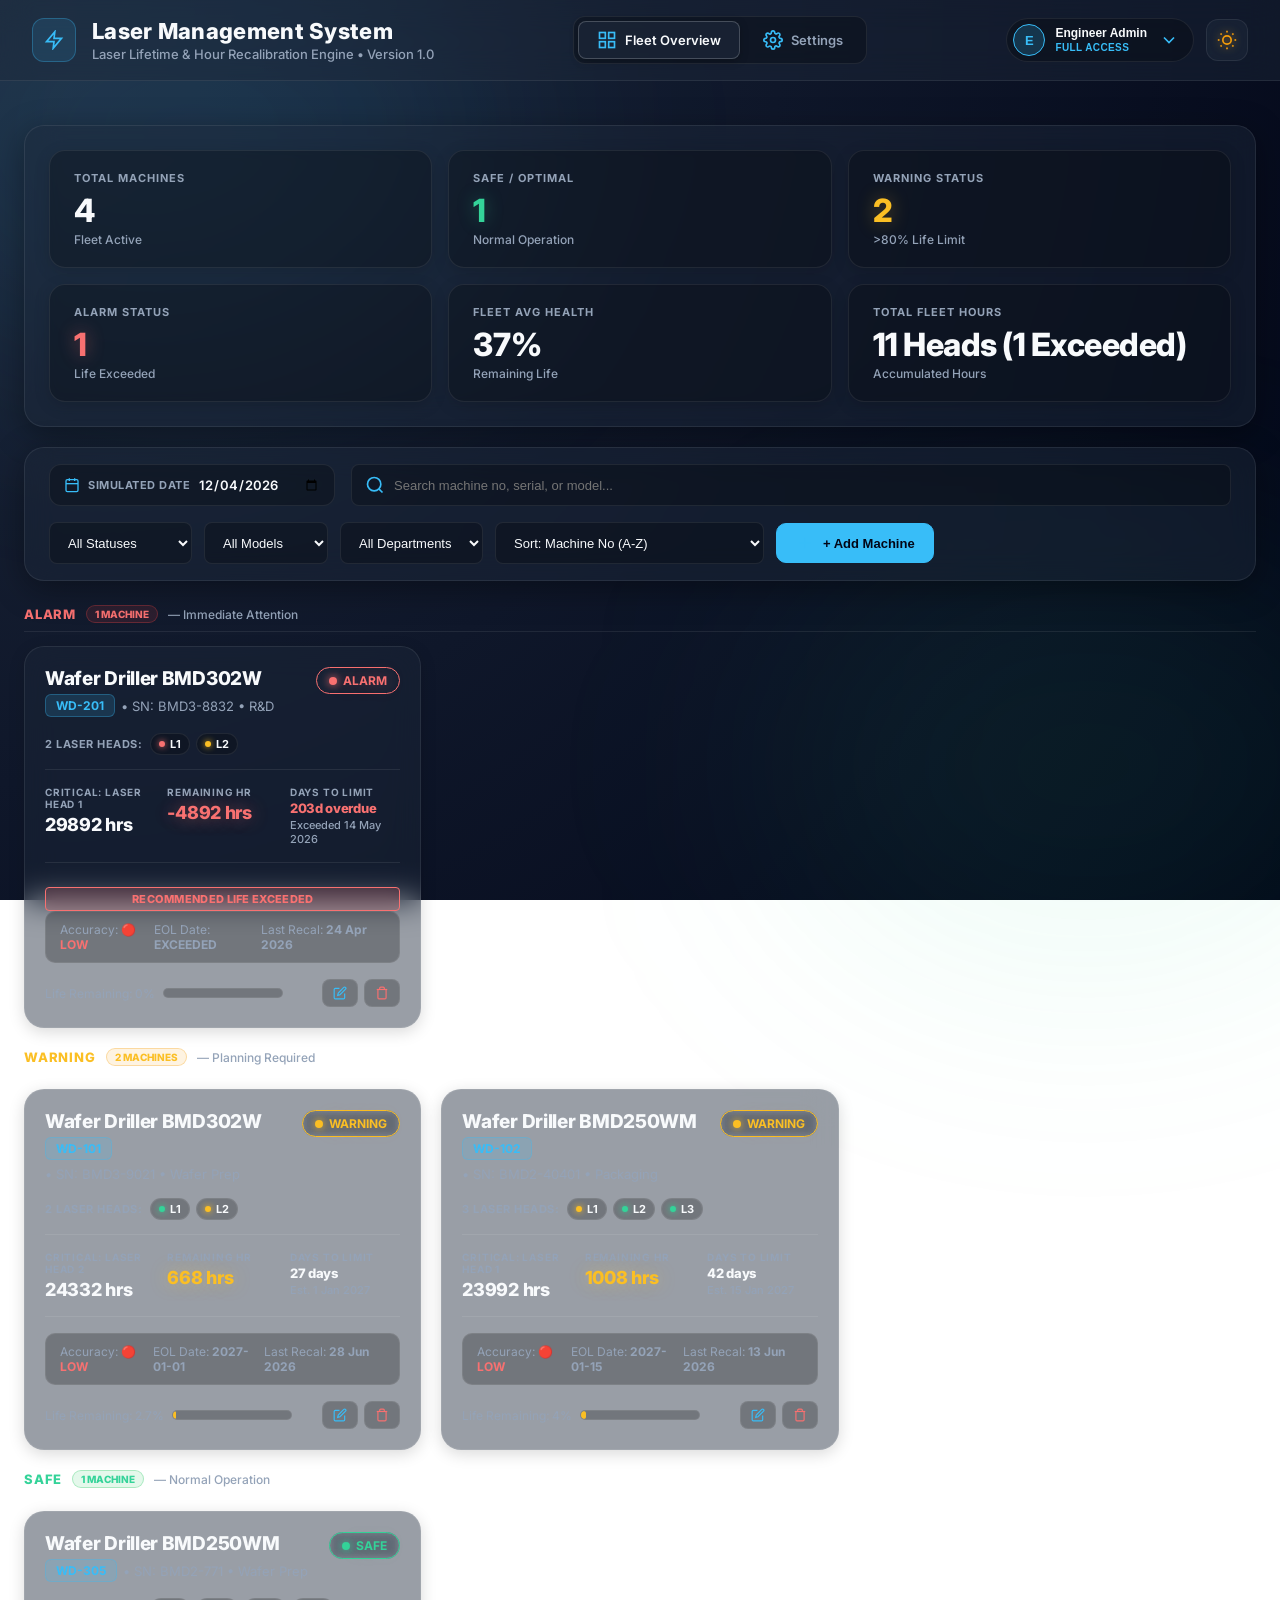
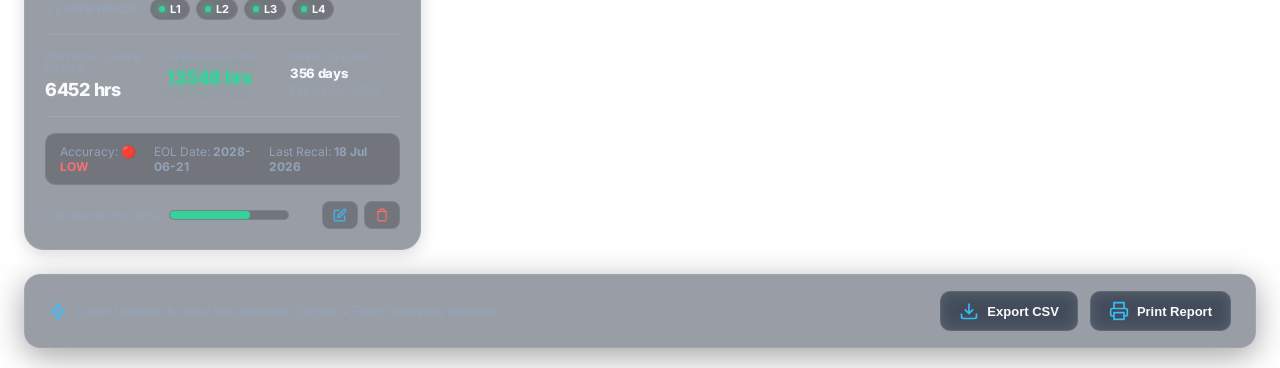
<file: index.html>
<!DOCTYPE html>
<html lang="en">
<head>
    <meta charset="UTF-8">
    <meta name="viewport" content="width=device-width, initial-scale=1.0, viewport-fit=cover">
    <meta name="theme-color" content="#0f172a">
    <meta name="mobile-web-app-capable" content="yes">
    <meta name="apple-mobile-web-app-capable" content="yes">
    <meta name="apple-mobile-web-app-status-bar-style" content="black-translucent">
    <meta name="apple-mobile-web-app-title" content="Laser System">
    <title>Laser Management System</title>
    <link rel="icon" type="image/svg+xml" href="icon.svg">
    <link rel="apple-touch-icon" href="icon.svg">
    <link rel="manifest" href="manifest.json">
    <link rel="preconnect" href="https://fonts.googleapis.com">
    <link rel="preconnect" href="https://fonts.gstatic.com" crossorigin>
    <link href="https://fonts.googleapis.com/css2?family=Inter:wght@300;400;500;600;700;800&display=swap" rel="stylesheet">

    <!-- Modular CSS Structure -->
    <link rel="stylesheet" href="css/style.css">
    <link rel="stylesheet" href="css/dashboard.css">
    <link rel="stylesheet" href="css/cards.css">
    <link rel="stylesheet" href="css/animations.css">
    <link rel="stylesheet" href="css/responsive.css">
</head>
<body>

    <!-- =====================================================
         HEADER / NAVIGATION TITLE BAR
    ===================================================== -->
    <header class="app-header">
        <div class="header-content">
            <div class="brand">
                <div class="logo-box">
                    <svg class="icon" viewBox="0 0 24 24"><polygon points="13 2 3 14 12 14 11 22 21 10 12 10 13 2"></polygon></svg>
                </div>
                <div>
                    <h1>Laser Management System</h1>
                    <div class="subtitle">Laser Lifetime & Hour Recalibration Engine • Version 1.0</div>
                </div>
            </div>

            <nav class="nav-links">
                <a href="#" id="nav-fleet" class="nav-item active">
                    <svg class="icon nav-icon" viewBox="0 0 24 24"><rect x="3" y="3" width="7" height="7"></rect><rect x="14" y="3" width="7" height="7"></rect><rect x="14" y="14" width="7" height="7"></rect><rect x="3" y="14" width="7" height="7"></rect></svg>
                    Fleet Overview
                </a>
                <a href="#" id="nav-settings" class="nav-item">
                    <svg class="icon nav-icon" viewBox="0 0 24 24"><circle cx="12" cy="12" r="3"></circle><path d="M19.4 15a1.65 1.65 0 0 0 .33 1.82l.06.06a2 2 0 0 1 0 2.83 2 2 0 0 1-2.83 0l-.06-.06a1.65 1.65 0 0 0-1.82-.33 1.65 1.65 0 0 0-1 1.51V21a2 2 0 0 1-2 2 2 2 0 0 1-2-2v-.09A1.65 1.65 0 0 0 9 19.4a1.65 1.65 0 0 0-1.82.33l-.06.06a2 2 0 0 1-2.83 0 2 2 0 0 1 0-2.83l.06-.06a1.65 1.65 0 0 0 .33-1.82 1.65 1.65 0 0 0-1.51-1H3a2 2 0 0 1-2-2 2 2 0 0 1 2-2h.09A1.65 1.65 0 0 0 4.6 9a1.65 1.65 0 0 0-.33-1.82l-.06-.06a2 2 0 0 1 0-2.83 2 2 0 0 1 2.83 0l.06.06a1.65 1.65 0 0 0 1.82.33H9a1.65 1.65 0 0 0 1-1.51V3a2 2 0 0 1 2-2 2 2 0 0 1 2 2v.09a1.65 1.65 0 0 0 1 1.51 1.65 1.65 0 0 0 1.82-.33l.06-.06a2 2 0 0 1 2.83 0 2 2 0 0 1 0 2.83l-.06.06a1.65 1.65 0 0 0-.33 1.82V9a1.65 1.65 0 0 0 1.51 1H21a2 2 0 0 1 2 2 2 2 0 0 1-2 2h-.09a1.65 1.65 0 0 0-1.51 1z"></path></svg>
                    Settings
                </a>
            </nav>

            <div class="header-controls">
                <button id="btn-toggle-mode" class="user-profile-btn" title="Click to switch access mode">
                    <div class="user-avatar avatar-engineer">E</div>
                    <div class="user-info">
                        <span id="mode-label" class="user-name">Engineer Admin</span>
                        <span class="user-role-badge role-eng">Full Access</span>
                    </div>
                    <svg class="icon user-dropdown-icon" viewBox="0 0 24 24"><path d="M6 9l6 6 6-6"/></svg>
                </button>
                <button id="btn-theme" class="btn-icon theme-toggle-btn" title="Toggle Light/Dark Theme">
                    <svg class="icon icon-sun" viewBox="0 0 24 24"><circle cx="12" cy="12" r="5"></circle><line x1="12" y1="1" x2="12" y2="3"></line><line x1="12" y1="21" x2="12" y2="23"></line><line x1="4.22" y1="4.22" x2="5.64" y2="5.64"></line><line x1="18.36" y1="18.36" x2="19.78" y2="19.78"></line><line x1="1" y1="12" x2="3" y2="12"></line><line x1="21" y1="12" x2="23" y2="12"></line><line x1="4.22" y1="19.78" x2="5.64" y2="18.36"></line><line x1="18.36" y1="5.64" x2="19.78" y2="4.22"></line></svg>
                    <svg class="icon icon-moon hidden" viewBox="0 0 24 24"><path d="M21 12.79A9 9 0 1 1 11.21 3 7 7 0 0 0 21 12.79z"></path></svg>
                </button>
            </div>
        </div>
    </header>

    <main class="app-container">

        <!-- =====================================================
             VIEW 1: FLEET OVERVIEW DASHBOARD
        ===================================================== -->
        <section id="view-fleet" class="fleet-view">

            <!-- Fleet Statistics Summary Panel -->
            <div id="fleet-stats-panel" class="dashboard-stats-grid glass-panel" style="margin-bottom: 20px;">
                <div class="stat-box">
                    <div class="stat-title">TOTAL MACHINES</div>
                    <div id="stat-total-count" class="stat-value">--</div>
                    <div class="stat-sub">Fleet Active</div>
                </div>
                <div class="stat-box">
                    <div class="stat-title">SAFE / OPTIMAL</div>
                    <div id="stat-safe-count" class="stat-value color-safe">--</div>
                    <div class="stat-sub">Normal Operation</div>
                </div>
                <div class="stat-box">
                    <div class="stat-title">WARNING STATUS</div>
                    <div id="stat-warn-count" class="stat-value color-warning">--</div>
                    <div class="stat-sub">&gt;80% Life Limit</div>
                </div>
                <div class="stat-box">
                    <div class="stat-title">ALARM STATUS</div>
                    <div id="stat-alarm-count" class="stat-value color-alarm">--</div>
                    <div class="stat-sub">Life Exceeded</div>
                </div>
                <div class="stat-box">
                    <div class="stat-title">FLEET AVG HEALTH</div>
                    <div id="stat-avg-health" class="stat-value">--%</div>
                    <div class="stat-sub">Remaining Life</div>
                </div>
                <div class="stat-box">
                    <div class="stat-title">TOTAL FLEET HOURS</div>
                    <div id="stat-total-hours" class="stat-value">--</div>
                    <div class="stat-sub">Accumulated Hours</div>
                </div>
            </div>

            <div class="toolbar glass-panel">
                <div class="sim-date-chip" title="Set simulated current evaluation date">
                    <div class="sim-chip-icon">
                        <svg class="icon" viewBox="0 0 24 24"><rect x="3" y="4" width="18" height="18" rx="2" ry="2"></rect><line x1="16" y1="2" x2="16" y2="6"></line><line x1="8" y1="2" x2="8" y2="6"></line><line x1="3" y1="10" x2="21" y2="10"></line></svg>
                    </div>
                    <div class="sim-chip-body">
                        <label for="todayDate" class="sim-chip-label">Simulated Date</label>
                        <input type="date" id="todayDate" class="sim-chip-input">
                    </div>
                </div>

                <div class="search-box">
                    <svg class="icon search-icon" viewBox="0 0 24 24"><circle cx="11" cy="11" r="8"></circle><line x1="21" y1="21" x2="16.65" y2="16.65"></line></svg>
                    <input type="text" id="filter-search" class="input-control" placeholder="Search machine no, serial, or model...">
                </div>
                <div class="filter-group">
                    <select id="filter-status" class="input-control">
                        <option value="ALL">All Statuses</option>
                        <option value="SAFE">SAFE Only</option>
                        <option value="WARNING">WARNING Only</option>
                        <option value="ALARM">ALARM Only</option>
                    </select>
                    <select id="filter-model" class="input-control">
                        <option value="ALL">All Models</option>
                        <option value="BMD302W">BMD302W</option>
                        <option value="BMD250WM">BMD250WM</option>
                    </select>
                    <select id="filter-dept" class="input-control">
                        <option value="ALL">All Departments</option>
                        <option value="Wafer Prep">Wafer Prep</option>
                        <option value="Packaging">Packaging</option>
                        <option value="R&D">R&D</option>
                    </select>
                    <select id="filter-sort" class="input-control">
                        <option value="no-asc">Sort: Machine No (A-Z)</option>
                        <option value="no-desc">Sort: Machine No (Z-A)</option>
                        <option value="hour-desc">Sort: Laser Hour (High to Low)</option>
                        <option value="hour-asc">Sort: Laser Hour (Low to High)</option>
                        <option value="remain-asc">Sort: Remaining Hours (Most Urgent)</option>
                        <option value="remain-desc">Sort: Remaining Hours (Least Urgent)</option>
                        <option value="health-asc">Sort: Health % (Lowest First)</option>
                        <option value="health-desc">Sort: Health % (Highest First)</option>
                        <option value="status-urgent">Sort: Status (ALARM -> SAFE)</option>
                        <option value="recal-newest">Sort: Last Recalibrated (Newest)</option>
                        <option value="recal-oldest">Sort: Last Recalibrated (Oldest)</option>
                    </select>
                    <button id="btn-open-add" class="btn btn-primary">
                        <svg class="icon" viewBox="0 0 24 24"><line x1="12" y1="5" x2="12" y2="19"></line><line x1="5" y1="12" x2="19" y2="12"></line></svg>
                        + Add Machine
                    </button>
                </div>
            </div>

            <!-- Fleet Machine Grid -->
            <div id="fleet-grid" class="fleet-grid">
                <!-- Dynamically populated by JS -->
            </div>

            <!-- Bottom Action Footer Bar for Reports & Export -->
            <div class="fleet-footer-bar glass-panel">
                <div class="footer-info">
                    <svg class="icon" viewBox="0 0 24 24"><polygon points="13 2 3 14 12 14 11 22 21 10 12 10 13 2"></polygon></svg>
                    <span>Laser Lifetime & Hour Recalibration Engine • Fleet Overview Reports</span>
                </div>
                <div class="footer-actions">
                    <button id="btn-export-csv" class="btn btn-secondary" title="Export CSV Report">
                        <svg class="icon" viewBox="0 0 24 24"><path d="M21 15v4a2 2 0 0 1-2 2H5a2 2 0 0 1-2-2v-4"></path><polyline points="7 10 12 15 17 10"></polyline><line x1="12" y1="15" x2="12" y2="3"></line></svg>
                        Export CSV
                    </button>
                    <button id="btn-print" class="btn btn-secondary" title="Print Report">
                        <svg class="icon" viewBox="0 0 24 24"><polyline points="6 9 6 2 18 2 18 9"></polyline><path d="M6 18H4a2 2 0 0 1-2-2v-5a2 2 0 0 1 2-2h16a2 2 0 0 1 2 2v5a2 2 0 0 1-2 2h-2"></path><rect x="6" y="14" width="12" height="8"></rect></svg>
                        Print Report
                    </button>
                </div>
            </div>
        </section>

    <section id="view-single" class="single-view">
            <div class="mach-modal-container glass-panel">
                <!-- 1. Machine Header Bar -->
                <div class="mach-modal-header">
                    <div class="mach-header-left">
                        <button id="btn-back" class="btn-back-pill">
                            <svg class="icon" viewBox="0 0 24 24"><line x1="19" y1="12" x2="5" y2="12"></line><polyline points="12 19 5 12 12 5"></polyline></svg>
                            Fleet Overview
                        </button>
                        <div class="mach-title-block">
                            <div class="mach-breadcrumb">Fleet Overview / <span id="mach-header-num">WD-101</span></div>
                            <h2 id="mach-header-name">Wafer Driller #101</h2>
                            <div id="mach-header-model" class="mach-sub-meta">BMD302W • SN: BMD3-9021</div>
                        </div>
                    </div>

                    <div class="mach-header-right">
                        <div class="sim-date-chip" title="Set simulated current evaluation date">
                            <div class="sim-chip-icon">
                                <svg class="icon" viewBox="0 0 24 24"><rect x="3" y="4" width="18" height="18" rx="2" ry="2"></rect><line x1="16" y1="2" x2="16" y2="6"></line><line x1="8" y1="2" x2="8" y2="6"></line><line x1="3" y1="10" x2="21" y2="10"></line></svg>
                            </div>
                            <div class="sim-chip-body">
                                <label for="todayDate" class="sim-chip-label">Simulated Date</label>
                                <input type="date" id="todayDate" class="sim-chip-input">
                            </div>
                        </div>
                        <div id="mach-header-status" class="mc-status-badge color-safe">
                            <div class="mc-led bg-safe led-solid"></div> SAFE
                        </div>
                        <button id="btn-close-mach-modal" class="mach-modal-close-btn" title="Close Workspace (ESC)">&times;</button>
                    </div>
                </div>

                <!-- Tab Navigation Bar -->
                <div class="mach-tabs-bar">
                    <button class="mach-tab-btn active" data-tab="overview">
                        <svg class="icon" viewBox="0 0 24 24"><rect x="3" y="3" width="7" height="7"></rect><rect x="14" y="3" width="7" height="7"></rect><rect x="14" y="14" width="7" height="7"></rect><rect x="3" y="14" width="7" height="7"></rect></svg>
                        Overview
                    </button>
                    <button class="mach-tab-btn" data-tab="health">
                        <svg class="icon" viewBox="0 0 24 24"><path d="M22 12h-4l-3 9L9 3l-3 9H2"></path></svg>
                        Health & Diode
                    </button>
                    <button class="mach-tab-btn" data-tab="calibration">
                        <svg class="icon" viewBox="0 0 24 24"><circle cx="12" cy="12" r="10"></circle><polyline points="12 6 12 12 16 14"></polyline></svg>
                        Calibration
                    </button>
                    <button class="mach-tab-btn" data-tab="history">
                        <svg class="icon" viewBox="0 0 24 24"><path d="M14 2H6a2 2 0 0 0-2 2v16a2 2 0 0 0 2 2h12a2 2 0 0 0 2-2V8z"></path><polyline points="14 2 14 8 20 8"></polyline><line x1="16" y1="13" x2="8" y2="13"></line><line x1="16" y1="17" x2="8" y2="17"></line></svg>
                        Audit History
                    </button>
                    <button class="mach-tab-btn" data-tab="config">
                        <svg class="icon" viewBox="0 0 24 24"><circle cx="12" cy="12" r="3"></circle><path d="M19.4 15a1.65 1.65 0 0 0 .33 1.82l.06.06a2 2 0 0 1 0 2.83 2 2 0 0 1-2.83 0l-.06-.06a1.65 1.65 0 0 0-1.82-.33 1.65 1.65 0 0 0-1 1.51V21a2 2 0 0 1-2 2 2 2 0 0 1-2-2v-.09A1.65 1.65 0 0 0 9 19.4a1.65 1.65 0 0 0-1.82.33l-.06.06a2 2 0 0 1-2.83 0 2 2 0 0 1 0-2.83l.06-.06a1.65 1.65 0 0 0 .33-1.82 1.65 1.65 0 0 0-1.51-1H3a2 2 0 0 1-2-2 2 2 0 0 1 2-2h.09A1.65 1.65 0 0 0 4.6 9a1.65 1.65 0 0 0-.33-1.82l-.06-.06a2 2 0 0 1 0-2.83 2 2 0 0 1 2.83 0l.06.06a1.65 1.65 0 0 0 1.82.33H9a1.65 1.65 0 0 0 1-1.51V3a2 2 0 0 1 2-2 2 2 0 0 1 2 2v.09a1.65 1.65 0 0 0 1 1.51 1.65 1.65 0 0 0 1.82-.33l.06-.06a2 2 0 0 1 2.83 0 2 2 0 0 1 0 2.83l-.06.06a1.65 1.65 0 0 0-.33 1.82V9a1.65 1.65 0 0 0 1.51 1H21a2 2 0 0 1 2 2 2 2 0 0 1-2 2h-.09a1.65 1.65 0 0 0-1.51 1z"></path></svg>
                        Configuration
                        <span class="tab-badge-lock">🔒</span>
                    </button>
                </div>

                <!-- Tab Body Content Panes -->
                <div class="mach-modal-body">
                    <!-- TAB 1: OVERVIEW -->
                    <div id="tab-overview" class="mach-tab-pane active">
                        <!-- Warning Operational Banner (Shown during WARNING state) -->
                        <div id="mach-warning-banner" class="recommendation-banner" style="display: none; margin-bottom: 20px; background: rgba(245, 158, 11, 0.12); border-color: var(--yellow); color: var(--yellow); padding: 14px 18px; font-weight: 700;">
                            <svg class="icon" viewBox="0 0 24 24" style="width: 18px; height: 18px; stroke: currentColor; vertical-align: middle; margin-right: 8px;"><path d="M10.29 3.86L1.82 18a2 2 0 0 0 1.71 3h16.94a2 2 0 0 0 1.71-3L13.71 3.86a2 2 0 0 0-3.42 0z"></path><line x1="12" y1="9" x2="12" y2="13"></line><line x1="12" y1="17" x2="12.01" y2="17"></line></svg>
                            <span id="mach-warning-banner-text">REPLACEMENT PLANNING REQUIRED • RECOMMENDED LIFE LIMIT APPROACHING</span>
                        </div>

                        <!-- AUTOMATIC CONTINGENCY MODE PANEL (Revealed ONLY when Current Laser Hour >= Recommended Lifetime 25,000 hrs) -->
                        <div id="contingency-mode-panel" class="contingency-panel glass-panel" style="display: none; margin-bottom: 24px; padding: 20px; border: 1px solid var(--red); background: rgba(239, 68, 68, 0.08); border-radius: 14px;">
                            <div class="contingency-header" style="display: flex; justify-content: space-between; align-items: center; border-bottom: 1px solid rgba(239, 68, 68, 0.2); padding-bottom: 14px; margin-bottom: 16px;">
                                <div style="display: flex; align-items: center; gap: 12px;">
                                    <div class="mc-led bg-alarm led-solid" style="width: 12px; height: 12px; box-shadow: 0 0 12px var(--red);"></div>
                                    <div>
                                        <h3 style="margin: 0; color: var(--red); font-size: 17px; font-weight: 800; letter-spacing: 0.3px;">AUTOMATIC CONTINGENCY MODE</h3>
                                        <div style="font-size: 13px; color: var(--text); font-weight: 700; margin-top: 2px;">RECOMMENDED LASER LIFE EXCEEDED</div>
                                    </div>
                                </div>
                                <span class="badge badge-danger" style="font-size: 11px; padding: 5px 12px; background: rgba(239, 68, 68, 0.25); border: 1px solid var(--red); color: var(--red); font-weight: 800;">ALARM / CONTINGENCY</span>
                            </div>

                            <div class="contingency-grid" style="display: grid; grid-template-columns: repeat(auto-fit, minmax(170px, 1fr)); gap: 12px; margin-bottom: 16px;">
                                <div class="contingency-card" style="background: var(--input-bg); padding: 12px; border-radius: 10px; border: 1px solid var(--glass-border);">
                                    <div style="font-size: 10px; color: var(--muted); font-weight: 700; text-transform: uppercase; letter-spacing: 0.5px;">Recommended Life</div>
                                    <div id="cm-recommended-life" style="font-size: 18px; font-weight: 800; color: var(--text); margin-top: 3px;">25,000 hrs</div>
                                </div>
                                <div class="contingency-card" style="background: var(--input-bg); padding: 12px; border-radius: 10px; border: 1px solid var(--glass-border);">
                                    <div style="font-size: 10px; color: var(--muted); font-weight: 700; text-transform: uppercase; letter-spacing: 0.5px;">Exceeded By</div>
                                    <div id="cm-exceeded-by" style="font-size: 18px; font-weight: 800; color: var(--red); margin-top: 3px;">120 hrs</div>
                                </div>
                                <div class="contingency-card" style="background: var(--input-bg); padding: 12px; border-radius: 10px; border: 1px solid var(--glass-border);">
                                    <div style="font-size: 10px; color: var(--muted); font-weight: 700; text-transform: uppercase; letter-spacing: 0.5px;">Contingency Margin</div>
                                    <div id="cm-margin-remaining" style="font-size: 18px; font-weight: 800; color: var(--yellow); margin-top: 3px;">2,880 hrs</div>
                                </div>
                                <div class="contingency-card" style="background: var(--input-bg); padding: 12px; border-radius: 10px; border: 1px solid var(--glass-border);">
                                    <div style="font-size: 10px; color: var(--muted); font-weight: 700; text-transform: uppercase; letter-spacing: 0.5px;">Contingency Ceiling</div>
                                    <div id="cm-ceiling-val" style="font-size: 18px; font-weight: 800; color: var(--text); margin-top: 3px;">28,000 hrs</div>
                                </div>
                            </div>

                            <div class="contingency-progress-box" style="margin-bottom: 14px;">
                                <div style="display: flex; justify-content: space-between; font-size: 12px; font-weight: 700; color: var(--muted); margin-bottom: 6px;">
                                    <span>Contingency Margin Consumption (25,000 → 28,000 hrs Ceiling)</span>
                                    <span id="cm-range-pct" style="color: var(--yellow);">4.2% Margin Used</span>
                                </div>
                                <div class="progress-track" style="height: 10px; background: rgba(255,255,255,0.08); border-radius: 6px; overflow: hidden;">
                                    <div id="cm-progress-fill" class="progress-fill" style="width: 4.2%; background: linear-gradient(90deg, var(--yellow), var(--red)); height: 100%;"></div>
                                </div>
                            </div>

                            <div class="contingency-notice-box" style="padding: 12px 16px; background: rgba(239, 68, 68, 0.12); border-left: 4px solid var(--red); border-radius: 6px; font-size: 13px; line-height: 1.5; color: #fca5a5;">
                                <strong>Risk & Engineering Notice:</strong> Extended operation beyond recommended laser lifetime requires contingency planning and customer risk management.
                            </div>
                        </div>

                        <!-- Primary KPI Dashboard Header & Cards (Mapped to Most Critical Laser) -->
                        <div id="crit-laser-hero-bar" class="glass-panel" style="margin-bottom: 14px; padding: 12px 18px; border-radius: 12px; display: flex; align-items: center; justify-content: space-between; border-left: 4px solid var(--primary);">
                            <div style="display: flex; align-items: center; gap: 12px;">
                                <span class="badge badge-info" style="font-weight: 800; font-size: 11px; letter-spacing: 0.5px;">MOST CRITICAL LASER</span>
                                <div style="font-size: 14px; font-weight: 700; color: var(--text);">
                                    <span id="hero-crit-name">Laser Head 1</span>
                                    <span id="hero-crit-serial" style="color: var(--muted); font-weight: 500; margin-left: 8px;">SN: --</span>
                                </div>
                            </div>
                            <div id="hero-crit-status-badge" class="mc-status-badge color-safe" style="font-size: 12px;">
                                <div id="hero-crit-status-led" class="mc-led bg-safe led-solid"></div>
                                <span id="hero-crit-status-text">SAFE</span>
                            </div>
                        </div>

                        <div class="mach-kpi-grid">
                            <div class="mach-kpi-card glass-panel">
                                <div class="kpi-header">
                                    <span class="kpi-label">Current Laser Hour</span>
                                    <div class="kpi-icon bg-blue"><svg class="icon" viewBox="0 0 24 24"><circle cx="12" cy="12" r="10"></circle><polyline points="12 6 12 12 16 14"></polyline></svg></div>
                                </div>
                                <div id="currentHour" class="kpi-value">0 hrs</div>
                                <div id="currentAge" class="kpi-sub">0 Years • 0 Days</div>
                            </div>

                            <div id="remainingCard" class="mach-kpi-card glass-panel">
                                <div class="kpi-header">
                                    <span class="kpi-label">Remaining Hour</span>
                                    <div style="display:flex; align-items:center; gap:6px;">
                                        <span id="remainingText" class="kpi-status-tag color-safe">SAFE</span>
                                        <div id="remainingDot" class="led bg-safe led-solid"></div>
                                    </div>
                                </div>
                                <div id="remainingHour" class="kpi-value color-safe">0 hrs</div>
                                <div id="remainingDay" class="kpi-sub">0 Days to WARNING</div>
                            </div>

                            <div class="mach-kpi-card glass-panel">
                                <div class="kpi-header">
                                    <span class="kpi-label">Life Remaining %</span>
                                    <div class="kpi-icon bg-teal"><svg class="icon" viewBox="0 0 24 24"><path d="M22 12h-4l-3 9L9 3l-3 9H2"></path></svg></div>
                                </div>
                                <div id="healthPercent" class="kpi-value color-primary">0%</div>
                                <div class="kpi-sub">Recommended Life Capacity</div>
                            </div>

                            <div class="mach-kpi-card glass-panel">
                                <div class="kpi-header">
                                    <span class="kpi-label">Estimated End-of-Life</span>
                                    <div class="kpi-icon bg-purple"><svg class="icon" viewBox="0 0 24 24"><rect x="3" y="4" width="18" height="18" rx="2" ry="2"></rect><line x1="16" y1="2" x2="16" y2="6"></line><line x1="8" y1="2" x2="8" y2="6"></line><line x1="3" y1="10" x2="21" y2="10"></line></svg></div>
                                </div>
                                <div id="mach-eol-date" class="kpi-value" style="font-size:24px;">2028-01-01</div>
                                <div class="kpi-sub">Target Replacement Window</div>
                            </div>
                        </div>

                        <!-- Laser Heads Container Section -->
                        <div class="laser-heads-section">
                            <div class="laser-heads-header">
                                <div>
                                    <h3 class="section-heading" style="margin:0;">Laser Head Units Status</h3>
                                    <p style="font-size:13px; color:var(--muted); margin-top:2px;">Individual diode heads configuration and life remaining breakdown</p>
                                </div>
                                <button id="btn-add-laser-head" class="btn btn-primary btn-sm">
                                    <svg class="icon" viewBox="0 0 24 24"><line x1="12" y1="5" x2="12" y2="19"></line><line x1="5" y1="12" x2="19" y2="12"></line></svg>
                                    + Add Laser Head
                                </button>
                            </div>
                            <div id="laser-heads-grid" class="laser-heads-grid">
                                <!-- Populated dynamically by MachineController -->
                            </div>
                        </div>
                    </div>

                    <div id="tab-health" class="mach-tab-pane">
                        <div class="glass-panel mach-section-box">
                            <h3 class="section-heading">Laser Diode Health & Lifetime Analytics</h3>
                            <div class="health-tab-grid">
                                <div class="health-stat-card">
                                    <div class="hs-label">Health Percentage</div>
                                    <div id="health-tab-percent" class="hs-value color-primary">50%</div>
                                    <div class="hs-sub">Rated Capacity Remaining</div>
                                </div>
                                <div class="health-stat-card">
                                    <div class="hs-label">Running Since Baseline</div>
                                    <div id="runningHour" class="hs-value">0 hrs</div>
                                    <div id="runningDay" class="hs-sub">0 Days</div>
                                </div>
                                <div class="health-stat-card">
                                    <div class="hs-label">Accuracy Rating</div>
                                    <div id="conf-accuracy-tab" class="hs-value" style="color:var(--green)">🟢 HIGH</div>
                                    <div class="hs-sub">Meter Verification Level</div>
                                </div>
                            </div>

                            
                            <div class="progress-track" style="height:14px; margin: 24px 0 10px 0;">
                                <div id="progressBar" class="progress-fill" style="width: 0%;"></div>
                            </div>
                            <div class="progress-scale">
                                <span>0 hrs</span>
                                <span id="scaleWarn">20,000 hrs (WARN)</span>
                                <span id="scaleAlarm">25,000 hrs (ALARM)</span>
                            </div>
                            <div id="recommendation" class="recommendation-banner" style="margin-bottom: 24px;">
                                Continue normal operation. Review during next preventive maintenance.
                            </div>
<div class="health-trend-card glass-panel" style="margin-top:20px; padding:20px;">
                                <h4 style="font-size:15px; font-weight:700; margin-bottom:12px;">Operating Consumption Trajectory</h4>
                                <p style="font-size:13px; color:var(--muted); margin-bottom:16px;">
                                    Continuous laser diode degradation curve mapped against rated limits.
                                </p>
                                <div class="sparkline-bar-graphic">
                                    <div class="spark-bar" style="height: 25%;"><span>Q1</span></div>
                                    <div class="spark-bar" style="height: 38%;"><span>Q2</span></div>
                                    <div class="spark-bar" style="height: 50%;"><span>Q3</span></div>
                                    <div class="spark-bar active" style="height: 62%;"><span>Current</span></div>
                                    <div class="spark-bar proj" style="height: 80%;"><span>80% Warn</span></div>
                                    <div class="spark-bar limit" style="height: 100%;"><span>100% EOL</span></div>
                                </div>
                            </div>
                        </div>
                    </div>

                    <!-- TAB 3: CALIBRATION -->
                    <div id="tab-calibration" class="mach-tab-pane">
                        <div class="glass-panel mach-section-box">
                            <div class="section-title-row">
                                <div>
                                    <h3>Laser Hour Recalibration Center</h3>
                                    <p class="section-desc">Physical meter baseline synchronization and accuracy calibration</p>
                                </div>
                                <button id="btn-open-recalibrate-2" class="btn btn-primary btn-sm">
                                    <svg class="icon" viewBox="0 0 24 24"><path d="M21.5 2v6h-6M21.34 15.57a10 10 0 1 1-.57-8.38l5.67-5.67"></path></svg>
                                    Recalibrate Now
                                </button>
                            </div>

                            <div class="confidence-kpi-grid" style="margin-top:20px;">
                                <div class="conf-kpi-card">
                                    <div class="conf-kpi-label">Estimated Laser Hour</div>
                                    <div id="conf-estimated-hour" class="conf-kpi-val" style="color:var(--primary)">12,500 hrs</div>
                                </div>
                                <div class="conf-kpi-card">
                                    <div class="conf-kpi-label">Recalibration Accuracy</div>
                                    <div id="conf-accuracy-calib" class="conf-kpi-val" style="color:var(--green)">🟢 HIGH</div>
                                </div>
                                <div class="conf-kpi-card">
                                    <div class="conf-kpi-label">Last Recalibrated</div>
                                    <div id="conf-last-recal-2" class="conf-kpi-val">2026-06-28 00:00</div>
                                </div>
                                <div class="conf-kpi-card">
                                    <div class="conf-kpi-label">Next Advisory</div>
                                    <div id="conf-next-recal-2" class="conf-kpi-val">2026-07-28</div>
                                </div>
                            </div>
                        </div>
                    </div>

                    <!-- TAB 4: HISTORY -->
                    <div id="tab-history" class="mach-tab-pane">
                        <!-- Calibration History Table -->
                        <div class="glass-panel mach-section-box">
                            <h3 class="section-heading">Calibration Audit Log</h3>
                            <div class="table-wrap">
                                <table class="data-table">
                                    <thead>
                                        <tr>
                                            <th>Timestamp</th>
                                            <th>Laser Head</th>
                                            <th>Estimated Hr Before</th>
                                            <th>Actual Meter Hr</th>
                                            <th>Deviation</th>
                                            <th>Reason</th>
                                            <th>Rating</th>
                                        </tr>
                                    </thead>
                                    <tbody id="calibration-tbody">
                                        <!-- Populated dynamically -->
                                    </tbody>
                                </table>
                            </div>
                        </div>

                        <!-- Maintenance History Table -->
                        <div class="glass-panel mach-section-box" style="margin-top:20px;">
                            <div class="section-title-row">
                                <h3 class="section-heading">Maintenance & Service Log</h3>
                                <button id="btn-add-record" class="btn btn-secondary btn-sm">
                                    <svg class="icon" viewBox="0 0 24 24"><line x1="12" y1="5" x2="12" y2="19"></line><line x1="5" y1="12" x2="19" y2="12"></line></svg>
                                    + Add Record
                                </button>
                            </div>
                            <div class="table-wrap">
                                <table class="data-table">
                                    <thead>
                                        <tr>
                                            <th>Date</th>
                                            <th>Engineer</th>
                                            <th>Action Taken</th>
                                            <th>Notes / Findings</th>
                                            <th>Actions</th>
                                        </tr>
                                    </thead>
                                    <tbody id="maintenance-tbody">
                                        <!-- Populated dynamically -->
                                    </tbody>
                                </table>
                            </div>
                        </div>
                    </div>

                    <!-- TAB 5: CONFIGURATION (Engineer Mode Only) -->
                    <div id="tab-config" class="mach-tab-pane">
                        <div id="config-engineer-gate" class="glass-panel mach-section-box">
                            <div class="section-title-row">
                                <div>
                                    <h3>Machine Configuration Parameters</h3>
                                    <p class="section-desc">Editable identity parameters for machine routing and department tracking</p>
                                </div>
                                <span class="badge badge-engineer">Engineer Access Only</span>
                            </div>

                            <div class="machine-info-grid" style="margin-top:20px;">
                                <div class="form-group" style="grid-column: 1 / -1;">
                                    <label>Machine Name</label>
                                    <input type="text" id="det-mach-name" class="input-control" placeholder="e.g. Wafer Driller BMD302W">
                                </div>
                                <div class="form-group">
                                    <label>Machine No</label>
                                    <input type="text" id="det-mach-no" class="input-control" value="WD-101">
                                </div>
                                <div class="form-group">
                                    <label>Model</label>
                                    <select id="det-model" class="input-control">
                                        <option value="BMD302W">BMD302W</option>
                                        <option value="BMD250WM">BMD250WM</option>
                                    </select>
                                </div>
                                <div class="form-group">
                                    <label>Serial Number</label>
                                    <input type="text" id="det-serial-no" class="input-control" value="BMD3-9021">
                                </div>
                                <div class="form-group">
                                    <label>Department</label>
                                    <select id="det-dept" class="input-control">
                                        <option value="Wafer Prep">Wafer Prep</option>
                                        <option value="Packaging">Packaging</option>
                                        <option value="R&D">R&D</option>
                                    </select>
                                </div>
                            </div>

                            <div style="margin-top:24px; display:flex; justify-content:flex-end;">
                                <button id="btn-save-machine" class="btn btn-primary">
                                    <svg class="icon" viewBox="0 0 24 24"><path d="M19 21H5a2 2 0 0 1-2-2V5a2 2 0 0 1 2-2h11l5 5v11a2 2 0 0 1-2 2z"></path><polyline points="17 21 17 13 7 13 7 21"></polyline><polyline points="7 3 7 8 15 8"></polyline></svg>
                                    Save Configuration
                                </button>
                            </div>
                        </div>
                    </div>

                </div>
            </div>
        </section>

    <section id="view-settings" class="settings-view">
            <div class="glass-panel panel-section">
                <div class="panel-header">
                    <h2>System Engine Configuration</h2>
                    <span class="badge badge-info">v1.0 Modular Architecture</span>
                </div>
                <div class="form-grid" style="margin-top: 16px;">
                    <div class="form-group">
                        <label>Application Title</label>
                        <input type="text" id="cfg-app-title" class="input-control" value="Laser Management System">
                    </div>
                    <div class="form-group">
                        <label>Default Rated Laser Life (hrs)</label>
                        <input type="number" id="cfg-rated-life" class="input-control" value="25000">
                    </div>
                    <div class="form-group">
                        <label>Warning Limit Threshold (%)</label>
                        <input type="number" id="cfg-warn-pct" class="input-control" value="80">
                    </div>
                    <div class="form-group">
                        <label>Recalibration Interval Advisory (Days)</label>
                        <input type="number" id="cfg-recal-interval" class="input-control" value="30">
                    </div>
                    <div class="form-group">
                        <label>Engineer Mode Password</label>
                        <input type="password" id="cfg-eng-password" class="input-control" value="1234">
                    </div>
                </div>
                <div style="margin-top:20px; display:flex; gap:12px;">
                    <button id="btn-save-settings" class="btn btn-primary">Save Settings</button>
                    <button id="btn-reset-defaults" class="btn btn-secondary">Restore Defaults</button>
                </div>
            </div>

            <div class="glass-panel panel-section" style="margin-top: 24px;">
                <div class="panel-header">
                    <h2>Fleet Data Backup & Synchronization</h2>
                </div>
                <p style="font-size:14px; color:var(--muted); margin-bottom: 16px;">
                    Export all laser driller machine configurations, maintenance history, and calibration audit logs to a JSON file or import a backup.
                </p>
                <div style="display:flex; gap:12px; flex-wrap:wrap;">
                    <button id="btn-export-json" class="btn btn-secondary">
                        <svg class="icon" viewBox="0 0 24 24"><path d="M21 15v4a2 2 0 0 1-2 2H5a2 2 0 0 1-2-2v-4"></path><polyline points="7 10 12 15 17 10"></polyline><line x1="12" y1="15" x2="12" y2="3"></line></svg>
                        Export Fleet Backup (.json)
                    </button>
                    <label class="btn btn-secondary" style="cursor:pointer; display:inline-flex; align-items:center; gap:6px;">
                        <svg class="icon" viewBox="0 0 24 24"><path d="M21 15v4a2 2 0 0 1-2 2H5a2 2 0 0 1-2-2v-4"></path><polyline points="17 8 12 3 7 8"></polyline><line x1="12" y1="3" x2="12" y2="15"></line></svg>
                        Import Fleet Backup (.json)
                        <input type="file" id="input-import-json" accept=".json" style="display:none;">
                    </label>
                </div>
            </div>
        </section>

    </main>

    <!-- =====================================================
         MODAL: ADD MACHINE
    ===================================================== -->
    <div id="add-modal-overlay" class="modal-overlay">
        <div class="modal-content glass-panel">
            <div class="modal-header">
                <h3>Add New Laser Driller Machine</h3>
                <button id="btn-close-modal" class="modal-close">&times;</button>
            </div>
            <div class="modal-body">
                <div class="form-grid">
                    <div class="form-group">
                        <label>Model</label>
                        <select id="new-mach-model" class="input-control">
                            <option value="BMD302W">BMD302W</option>
                            <option value="BMD250WM">BMD250WM</option>
                        </select>
                    </div>
                    <div class="form-group">
                        <label>Serial Number</label>
                        <input type="text" id="new-mach-serial" class="input-control" placeholder="e.g. BMD3-9982">
                    </div>
                    <div class="form-group">
                        <label>Department</label>
                        <select id="new-mach-dept" class="input-control">
                            <option value="Wafer Prep">Wafer Prep</option>
                            <option value="Packaging">Packaging</option>
                            <option value="R&D">R&D</option>
                        </select>
                    </div>
                    <div class="form-group">
                        <label>Laser Heads</label>
                        <select id="new-mach-laser-count" class="input-control">
                            <option value="1" selected>1 Head</option>
                            <option value="2">2 Heads</option>
                            <option value="3">3 Heads</option>
                            <option value="4">4 Heads</option>
                        </select>
                    </div>
                </div>
            </div>
            <div class="modal-footer">
                <button id="btn-cancel-modal" class="btn btn-secondary">Cancel</button>
                <button id="btn-submit-machine" class="btn btn-primary">Add Machine</button>
            </div>
        </div>
    </div>

    <!-- =====================================================
         MODAL: EDIT MACHINE
    ===================================================== -->
    <div id="edit-modal-overlay" class="modal-overlay">
        <div class="modal-content glass-panel" style="max-width:480px;">
            <div class="modal-header">
                <h3>Edit Laser Driller Machine Properties</h3>
                <button id="btn-close-edit-modal" class="modal-close">&times;</button>
            </div>
            <div class="modal-body">
                <input type="hidden" id="edit-mach-id">
                <div class="form-grid" style="grid-template-columns:1fr;">
                    <div class="form-group">
                        <label>Machine Name</label>
                        <input type="text" id="edit-mach-name" class="input-control" placeholder="e.g. Wafer Driller BMD302W">
                    </div>
                    <div class="form-group">
                        <label>Machine No</label>
                        <input type="text" id="edit-mach-no" class="input-control">
                    </div>
                    <div class="form-group">
                        <label>Model</label>
                        <select id="edit-mach-model" class="input-control">
                            <option value="BMD302W">BMD302W</option>
                            <option value="BMD250WM">BMD250WM</option>
                        </select>
                    </div>
                    <div class="form-group">
                        <label>Serial Number</label>
                        <input type="text" id="edit-mach-serial" class="input-control">
                    </div>
                    <div class="form-group">
                        <label>Department</label>
                        <select id="edit-mach-dept" class="input-control">
                            <option value="Wafer Prep">Wafer Prep</option>
                            <option value="Packaging">Packaging</option>
                            <option value="R&D">R&D</option>
                        </select>
                    </div>
                </div>
            </div>
            <div class="modal-footer">
                <button id="btn-cancel-edit-modal" class="btn btn-secondary">Cancel</button>
                <button id="btn-submit-edit-machine" class="btn btn-primary">Save Machine</button>
            </div>
        </div>
    </div>

    <!-- =====================================================
         MODAL: IDENTITY MISMATCH WARNING
    ===================================================== -->
    <div id="identity-mismatch-modal-overlay" class="modal-overlay">
        <div class="modal-content glass-panel" style="max-width:480px;">
            <div class="modal-header">
                <h3>Identity Mismatch Warning</h3>
                <button id="btn-close-identity-modal" class="modal-close">&times;</button>
            </div>
            <div class="modal-body">
                <div class="recommendation-banner" style="background:rgba(251,191,36,0.15); border-color:var(--yellow); color:var(--yellow); margin-bottom:16px;">
                    <strong>Warning:</strong> Entered machine identity differs from registered parent machine identity.
                </div>
                <div style="background:var(--input-bg); border:1px solid var(--panel-border); border-radius:8px; padding:14px; font-size:13px; line-height:1.6; margin-bottom:16px;">
                    <div style="display:grid; grid-template-columns: 1fr 1fr; gap:10px;">
                        <div>
                            <span style="color:var(--muted); font-size:11px; text-transform:uppercase; display:block;">Registered Model</span>
                            <strong id="mismatch-reg-model" style="color:var(--text);">--</strong>
                        </div>
                        <div>
                            <span style="color:var(--muted); font-size:11px; text-transform:uppercase; display:block;">Entered Model</span>
                            <strong id="mismatch-ent-model" style="color:var(--primary);">--</strong>
                        </div>
                        <div>
                            <span style="color:var(--muted); font-size:11px; text-transform:uppercase; display:block;">Registered Serial</span>
                            <strong id="mismatch-reg-serial" style="color:var(--text);">--</strong>
                        </div>
                        <div>
                            <span style="color:var(--muted); font-size:11px; text-transform:uppercase; display:block;">Entered Serial</span>
                            <strong id="mismatch-ent-serial" style="color:var(--primary);">--</strong>
                        </div>
                    </div>
                </div>
                <p style="font-size:13px; color:var(--muted); margin:0;">
                    Would you like to use the registered identity or explicitly confirm identity change?
                </p>
            </div>
            <div class="modal-footer" style="gap:10px;">
                <button id="btn-use-registered-identity" class="btn btn-secondary">Use Registered Data</button>
                <button id="btn-confirm-identity-change" class="btn btn-primary">Confirm Identity Change</button>
            </div>
        </div>
    </div>

    <!-- =====================================================
         MODAL: ENGINEER MODE AUTHENTICATION
    ===================================================== -->
    <div id="mode-modal-overlay" class="modal-overlay">
        <div class="modal-content glass-panel" style="max-width:420px;">
            <div class="modal-header">
                <h3 id="mode-modal-title">Engineer Access Authentication</h3>
                <button id="btn-close-mode-modal" class="modal-close">&times;</button>
            </div>
            <div class="modal-body">
                <p style="font-size:14px; color:var(--muted);" id="mode-modal-desc">
                    Please enter the Engineer Password to unlock full configuration, recalibration, and editing access.
                </p>
                <div class="form-group" style="margin-top:14px;">
                    <label>Engineer Password</label>
                    <input type="password" id="input-mode-password" class="input-control" placeholder="Enter password (default: 1234)">
                    <div id="mode-password-error" style="color:var(--red); font-size:13px; margin-top:6px; display:none;">
                        Incorrect password. Please try again.
                    </div>
                </div>
            </div>
            <div class="modal-footer">
                <button id="btn-cancel-mode-modal" class="btn btn-secondary">Cancel</button>
                <button id="btn-submit-mode-auth" class="btn btn-primary">Unlock Engineer Mode</button>
            </div>
        </div>
    </div>

    <!-- =====================================================
         MODAL: RECALIBRATE LASER HOUR
    ===================================================== -->
    <div id="recalibrate-modal-overlay" class="modal-overlay">
        <div class="modal-content glass-panel" style="max-width:480px;">
            <div class="modal-header">
                <h3>Laser Hour Recalibration</h3>
                <button id="btn-close-recal-modal" class="modal-close">&times;</button>
            </div>
            <div class="modal-body">
                <p style="font-size:13px; color:var(--muted); margin-bottom:14px;">
                    Calibrate the physical hour meter reading for the selected laser head unit to align estimated decay tracking.
                </p>
                <div class="form-grid" style="grid-template-columns:1fr;">
                    <div class="form-group">
                        <label>Select Laser Head</label>
                        <select id="recal-laser-select" class="input-control">
                            <!-- Populated dynamically -->
                        </select>
                    </div>
                    <div class="form-group">
                        <label>Current Estimated Hour</label>
                        <input type="text" id="recal-current-est" class="input-control" readonly style="background:var(--input-bg); color:var(--primary); font-weight:700;">
                    </div>
                    <div class="form-group">
                        <label>Actual Physical Hour Reading (hrs)</label>
                        <input type="number" id="recal-actual-hour" class="input-control" placeholder="Enter actual meter reading e.g. 12500">
                    </div>
                    <div class="form-group">
                        <label>Recalibration Reason / Context</label>
                        <select id="recal-reason" class="input-control">
                            <option value="Manual Verification">Manual Audit Verification</option>
                            <option value="Diode Maintenance">Laser Diode Maintenance</option>
                            <option value="Meter Sync">Hour Meter Synchronization</option>
                            <option value="Preventive Maintenance">Preventive Maintenance (PM)</option>
                        </select>
                    </div>
                </div>
            </div>
            <div class="modal-footer">
                <button id="btn-cancel-recal-modal" class="btn btn-secondary">Cancel</button>
                <button id="btn-submit-recalibrate" class="btn btn-primary">Calculate Deviation & Apply</button>
            </div>
        </div>
    </div>

    <!-- =====================================================
         MODAL: DEVIATION ANALYSIS & CONFIRMATION
    ===================================================== -->
    <div id="deviation-modal-overlay" class="modal-overlay">
        <div class="modal-content glass-panel" style="max-width:520px;">
            <div class="modal-header">
                <h3>Recalibration Deviation Analysis</h3>
                <button id="btn-close-dev-modal" class="modal-close">&times;</button>
            </div>
            <div class="modal-body">
                <div class="confidence-kpi-grid" style="grid-template-columns: 1fr 1fr; gap:12px; margin-bottom:16px;">
                    <div class="conf-kpi-card">
                        <div class="conf-kpi-label">Estimated Hour</div>
                        <div id="dev-est-hour" class="conf-kpi-val">-- hrs</div>
                    </div>
                    <div class="conf-kpi-card">
                        <div class="conf-kpi-label">Actual Meter Hour</div>
                        <div id="dev-actual-hour" class="conf-kpi-val" style="color:var(--primary)">-- hrs</div>
                    </div>
                    <div class="conf-kpi-card">
                        <div class="conf-kpi-label">Deviation Difference</div>
                        <div id="dev-diff" class="conf-kpi-val">-- hrs</div>
                    </div>
                    <div class="conf-kpi-card">
                        <div class="conf-kpi-label">Accuracy Rating</div>
                        <div id="dev-rating" class="conf-kpi-val">--</div>
                    </div>
                </div>
                <div id="dev-warning-box" class="recommendation-banner" style="display:none; margin-bottom:14px; background:rgba(239,68,68,0.15); border-color:var(--red); color:var(--red);">
                    Warning: High deviation detected. Baseline will be resynchronized to actual meter hours.
                </div>
            </div>
            <div class="modal-footer">
                <button id="btn-back-dev-modal" class="btn btn-secondary">Back</button>
                <button id="btn-confirm-deviation" class="btn btn-primary">Confirm & Save Baseline</button>
            </div>
        </div>
    </div>

    <!-- =====================================================
         MODAL: ADD / EDIT LASER HEAD
    ===================================================== -->
    <div id="laser-modal-overlay" class="modal-overlay">
        <div class="modal-content glass-panel" style="max-width:520px;">
            <div class="modal-header">
                <h3 id="laser-modal-title">Laser Head Unit Configuration</h3>
                <button id="btn-close-laser-modal" class="modal-close">&times;</button>
            </div>
            <div class="modal-body">
                <input type="hidden" id="laser-modal-id">
                <div class="form-grid" style="grid-template-columns:1fr 1fr; gap: 14px;">
                    <div class="form-group" style="grid-column: 1 / -1;">
                        <label>Laser Head Name / Label</label>
                        <input type="text" id="laser-modal-name" class="input-control" placeholder="e.g. Laser Head #2 (Auxiliary)">
                    </div>
                    <div class="form-group" style="grid-column: 1 / -1;">
                        <label>Laser Head Serial Number</label>
                        <input type="text" id="laser-modal-serial" class="input-control" placeholder="e.g. BMD3-9021-L2">
                    </div>

                    <div class="form-group">
                        <label>Captured Laser Hour (hrs)</label>
                        <input type="number" id="laser-modal-base-hour" class="input-control" value="0" step="0.1">
                        <div style="font-size:11px; color:var(--muted); margin-top:4px;">Hour-meter reading recorded at captured date/time.</div>
                    </div>
                    <div class="form-group">
                        <label>Captured Date & Time</label>
                        <input type="datetime-local" id="laser-modal-timestamp" class="input-control">
                        <div style="font-size:11px; color:var(--muted); margin-top:4px;">Reference point for automatic estimation.</div>
                    </div>

                    <div class="form-group">
                        <label>Warning Threshold (hrs)</label>
                        <input type="number" id="laser-modal-warning" class="input-control" value="20000">
                    </div>
                    <div class="form-group">
                        <label>Recommended Life Limit (hrs)</label>
                        <input type="number" id="laser-modal-rated" class="input-control" value="25000">
                    </div>
                    <div class="form-group" style="grid-column: 1 / -1;">
                        <label>Contingency Ceiling (hrs)</label>
                        <input type="number" id="laser-modal-contingency" class="input-control" value="28000">
                    </div>

                    <!-- Calculated Preview Box -->
                    <div class="form-group" style="grid-column: 1 / -1; margin-top: 4px;">
                        <div id="laser-modal-preview" style="padding: 12px 14px; background: rgba(59, 130, 246, 0.1); border: 1px solid var(--primary); border-radius: 8px; font-size: 13px; color: var(--text); font-weight: 600; display: flex; align-items: center; gap: 8px;">
                            <svg class="icon" viewBox="0 0 24 24" style="width:16px;height:16px;stroke:var(--primary);flex-shrink:0;"><circle cx="12" cy="12" r="10"></circle><polyline points="12 6 12 12 16 14"></polyline></svg>
                            <span id="laser-modal-preview-text">Estimated now: -- hrs (0.0 days elapsed)</span>
                        </div>
                    </div>
                </div>
            </div>
            <div class="modal-footer">
                <button id="btn-cancel-laser-modal" class="btn btn-secondary">Cancel</button>
                <button id="btn-submit-laser-head" class="btn btn-primary">Save Laser Head</button>
            </div>
        </div>
    </div>

    <!-- =====================================================
         MODAL: DELETE LASER HEAD CONFIRMATION
    ===================================================== -->
    <div id="delete-laser-modal-overlay" class="modal-overlay">
        <div class="modal-content glass-panel" style="max-width:440px;">
            <div class="modal-header">
                <h3>DELETE LASER HEAD?</h3>
                <button id="btn-close-delete-laser-modal" class="modal-close">&times;</button>
            </div>
            <div class="modal-body">
                <p style="font-size:14px; color:var(--text); margin-bottom:12px;">
                    You are about to remove:
                </p>
                <div style="padding:12px 16px; background:rgba(239, 68, 68, 0.1); border:1px solid rgba(239, 68, 68, 0.3); border-radius:8px; margin-bottom:14px;">
                    <div id="delete-laser-target-name" style="font-weight:700; font-size:15px; color:var(--red);">Laser Head #2</div>
                    <div id="delete-laser-target-serial" style="font-size:12px; color:var(--muted); margin-top:2px;">SN: MC23006</div>
                </div>
                <p style="font-size:13px; color:var(--muted); line-height:1.4;">
                    This action removes this laser configuration and its associated local monitoring history.
                </p>
            </div>
            <div class="modal-footer">
                <button id="btn-cancel-delete-laser-modal" class="btn btn-secondary">Cancel</button>
                <button id="btn-confirm-delete-laser" class="btn btn-danger" style="background:var(--red); border-color:var(--red); color:#fff; font-weight:700;">Delete Laser</button>
            </div>
        </div>
    </div>

    <!-- ES6 Application Script -->
    <script type="module" src="js/app.js"></script>
</body>
</html>
</file>
<file: css/style.css>
/* =====================================================
   STYLE.CSS - CSS Variables, Reset, Typography & Base
   ===================================================== */
:root {
    /* Dark Theme (Default) - Soft Industrial Glass */
    --bg-body: radial-gradient(circle at 0% 0%, #1e293b 0%, #0f172a 50%, #020617 100%);
    
    --glass-bg: rgba(30, 41, 59, 0.45);
    --glass-bg-hover: rgba(30, 41, 59, 0.65);
    --glass-border: rgba(255, 255, 255, 0.08);
    --glass-border-highlight: rgba(255, 255, 255, 0.2);
    --glass-shadow: 0 8px 32px 0 rgba(0, 0, 0, 0.37);
    
    --input-bg: rgba(0, 0, 0, 0.25);
    
    --text: #f8fafc;
    --text-main: #f8fafc;
    --muted: #94a3b8;
    
    --primary: #38bdf8; /* Soft Cyan */
    --primary-hover: #0ea5e9;
    
    --green: #34d399; /* Soft Emerald */
    --yellow: #fbbf24; /* Soft Amber */
    --red: #f87171; /* Soft Red */
    
    --transition: all .3s cubic-bezier(0.4, 0, 0.2, 1);
}

[data-theme="light"] {
    /* Light Theme - Soft Industrial Glass */
    --bg-body: radial-gradient(circle at 0% 0%, #f8fafc 0%, #e2e8f0 50%, #cbd5e1 100%);
    
    --glass-bg: rgba(255, 255, 255, 0.55);
    --glass-bg-hover: rgba(255, 255, 255, 0.75);
    --glass-border: rgba(255, 255, 255, 0.6);
    --glass-border-highlight: rgba(255, 255, 255, 1);
    --glass-shadow: 0 8px 32px 0 rgba(31, 38, 135, 0.1);
    
    --input-bg: rgba(255, 255, 255, 0.6);
    
    --text: #0f172a;
    --text-main: #0f172a;
    --muted: #64748b;
    
    --primary: #0284c7;
    --primary-hover: #0369a1;
    
    --green: #059669;
    --yellow: #d97706;
    --red: #dc2626;
}

* {
    margin: 0;
    padding: 0;
    box-sizing: border-box;
}

body {
    font-family: 'Inter', sans-serif;
    background: var(--bg-body);
    background-attachment: fixed;
    color: var(--text);
    padding: 24px;
    min-height: 100vh;
    transition: var(--transition);
    position: relative;
    overflow-x: hidden;
}

body::before {
    content: '';
    position: fixed;
    top: -10%; left: -10%; width: 50vw; height: 50vh;
    background: rgba(56, 189, 248, 0.12);
    filter: blur(120px);
    z-index: -1;
    border-radius: 50%;
    pointer-events: none;
}
body::after {
    content: '';
    position: fixed;
    bottom: -10%; right: -10%; width: 50vw; height: 50vh;
    background: rgba(52, 211, 153, 0.08);
    filter: blur(120px);
    z-index: -1;
    border-radius: 50%;
    pointer-events: none;
}

.glass-panel {
    background: var(--glass-bg);
    backdrop-filter: blur(16px);
    -webkit-backdrop-filter: blur(16px);
    border: 1px solid var(--glass-border);
    box-shadow: var(--glass-shadow);
    border-radius: 20px;
}

.app-container {
    max-width: 1840px;
    width: 100%;
    margin: 0 auto;
    padding: 24px 32px;
    position: relative;
    z-index: 1;
}

.hidden { display: none !important; }

/* HEADER & NAVIGATION */
.app-header {
    background: var(--glass-bg);
    backdrop-filter: blur(16px);
    -webkit-backdrop-filter: blur(16px);
    border-bottom: 1px solid var(--glass-border);
    padding: 16px 32px;
    margin-bottom: 24px;
    position: relative;
    z-index: 10;
}

.header-content {
    max-width: 1840px;
    margin: 0 auto;
    display: flex;
    justify-content: space-between;
    align-items: center;
    gap: 20px;
    flex-wrap: wrap;
}

.brand {
    display: flex;
    align-items: center;
    gap: 16px;
}

.logo-box {
    width: 44px;
    height: 44px;
    background: rgba(56, 189, 248, 0.12);
    border: 1px solid rgba(56, 189, 248, 0.3);
    border-radius: 12px;
    display: flex;
    align-items: center;
    justify-content: center;
}

.brand h1 {
    font-size: 22px;
    font-weight: 800;
    letter-spacing: 0.3px;
    color: var(--text);
    line-height: 1.2;
}

.brand .subtitle {
    color: var(--muted);
    font-size: 13px;
    font-weight: 500;
    margin-top: 2px;
}

.header-controls {
    display: flex;
    align-items: center;
    gap: 12px;
}

/* USER PROFILE BUTTON */
.user-profile-btn {
    display: inline-flex;
    align-items: center;
    gap: 10px;
    padding: 5px 14px 5px 6px;
    border-radius: 30px;
    background: var(--input-bg);
    border: 1px solid var(--glass-border);
    cursor: pointer;
    transition: var(--transition);
    color: var(--text);
    text-align: left;
}

.user-profile-btn:hover {
    border-color: var(--glass-border-highlight);
    background: var(--glass-bg-hover);
    transform: translateY(-1px);
    box-shadow: 0 4px 14px rgba(0, 0, 0, 0.18);
}

.user-avatar {
    width: 32px;
    height: 32px;
    border-radius: 50%;
    display: flex;
    align-items: center;
    justify-content: center;
    font-weight: 800;
    font-size: 13px;
    flex-shrink: 0;
}

.avatar-engineer {
    background: rgba(56, 189, 248, 0.2);
    color: var(--primary);
    border: 1.5px solid var(--primary);
}

.avatar-customer {
    background: rgba(251, 146, 60, 0.2);
    color: #fb923c;
    border: 1.5px solid #fb923c;
}

.user-info {
    display: flex;
    flex-direction: column;
    justify-content: center;
    line-height: 1.1;
}

.user-name {
    font-size: 12px;
    font-weight: 700;
    color: var(--text);
    white-space: nowrap;
}

.user-role-badge {
    font-size: 10px;
    font-weight: 600;
    text-transform: uppercase;
    letter-spacing: 0.4px;
    margin-top: 2px;
}

.role-eng {
    color: var(--primary);
}

.role-cust {
    color: #fb923c;
}

.user-dropdown-icon {
    width: 14px;
    height: 14px;
    stroke: var(--muted);
    stroke-width: 2;
    fill: none;
    margin-left: 2px;
}

/* SIMULATED DATE CHIP (TOOLBAR) */
.sim-date-chip {
    display: inline-flex;
    align-items: center;
    gap: 8px;
    background: var(--input-bg);
    border: 1px solid var(--glass-border);
    padding: 6px 14px;
    border-radius: 12px;
    height: 42px;
    transition: var(--transition);
}

.sim-date-chip:focus-within, .sim-date-chip:hover {
    border-color: var(--glass-border-highlight);
    background: var(--glass-bg-hover);
}

.sim-chip-icon {
    display: flex;
    align-items: center;
    color: var(--primary);
}

.sim-chip-icon .icon {
    width: 16px;
    height: 16px;
}

.sim-chip-body {
    display: flex;
    align-items: center;
    gap: 8px;
}

.sim-chip-label {
    font-size: 11px;
    font-weight: 700;
    color: var(--muted);
    white-space: nowrap;
    text-transform: uppercase;
    letter-spacing: 0.5px;
}

.sim-chip-input {
    background: transparent;
    border: none;
    color: var(--text);
    font-size: 13px;
    font-weight: 600;
    outline: none;
    cursor: pointer;
    font-family: inherit;
}

/* FLEET ACTIONS FOOTER BAR */
.fleet-footer-bar {
    display: flex;
    justify-content: space-between;
    align-items: center;
    padding: 16px 24px;
    margin-top: 24px;
    border-radius: 16px;
    gap: 16px;
    flex-wrap: wrap;
}

.fleet-footer-bar .footer-info {
    display: flex;
    align-items: center;
    gap: 10px;
    color: var(--muted);
    font-size: 13px;
    font-weight: 500;
}

.fleet-footer-bar .footer-info .icon {
    width: 18px;
    height: 18px;
    stroke: var(--primary);
}

.fleet-footer-bar .footer-actions {
    display: flex;
    align-items: center;
    gap: 12px;
}

.nav-links {
    display: inline-flex;
    align-items: center;
    background: var(--input-bg);
    border: 1px solid var(--glass-border);
    border-radius: 12px;
    padding: 4px;
    gap: 4px;
}

.nav-item, .nav-link {
    display: inline-flex;
    align-items: center;
    gap: 8px;
    color: var(--muted);
    text-decoration: none;
    font-weight: 600;
    font-size: 13px;
    padding: 8px 18px;
    border-radius: 8px;
    transition: var(--transition);
    border: 1px solid transparent;
}

.nav-item:hover, .nav-link:hover {
    color: var(--text);
    background: rgba(255, 255, 255, 0.06);
}

.nav-item.active, .nav-link.active {
    color: var(--text);
    background: var(--glass-bg-hover);
    border-color: var(--glass-border-highlight);
    box-shadow: 0 2px 8px rgba(0, 0, 0, 0.25);
}

.nav-icon {
    width: 16px;
    height: 16px;
    stroke: currentColor;
    stroke-width: 2;
}

.badge {
    background: rgba(56, 189, 248, 0.15);
    color: var(--primary);
    border: 1px solid var(--primary);
    padding: 8px 16px;
    border-radius: 8px;
    font-weight: 700;
    font-size: 13px;
    backdrop-filter: blur(4px);
}

.btn {
    padding: 9px 18px;
    height: 40px;
    border: 1px solid var(--glass-border);
    border-radius: 10px;
    background: var(--glass-bg);
    color: var(--text);
    font-size: 13px;
    font-weight: 600;
    cursor: pointer;
    transition: var(--transition);
    display: inline-flex;
    align-items: center;
    gap: 8px;
    backdrop-filter: blur(8px);
    text-decoration: none;
    white-space: nowrap;
}

.btn:hover {
    background: var(--glass-bg-hover);
    border-color: rgba(255,255,255,0.25);
    transform: translateY(-2px);
    box-shadow: 0 4px 12px rgba(0,0,0,0.2);
}
.btn:active {
    transform: scale(0.96) translateY(0);
}

.btn-primary {
    background: var(--primary);
    color: #020617;
    border-color: var(--primary);
}
.btn-primary:hover {
    background: #0ea5e9;
    border-color: #38bdf8;
    transform: translateY(-2px);
    box-shadow: 0 4px 12px rgba(14, 165, 233, 0.4), 0 0 16px rgba(14, 165, 233, 0.2);
}
.btn-primary:active {
    transform: scale(0.96) translateY(0);
}

.btn-recalibrate {
    background: rgba(56, 189, 248, 0.15);
    color: var(--primary);
    border: 1px solid var(--primary);
}
.btn-recalibrate:hover {
    background: var(--primary);
    color: #020617;
}

.btn-danger {
    background: rgba(248, 113, 113, 0.15);
    color: var(--red);
    border-color: rgba(248, 113, 113, 0.3);
}
.btn-danger:hover {
    background: var(--red);
    color: #ffffff;
}

.toolbar {
    display: flex;
    gap: 16px;
    margin-bottom: 24px;
    align-items: center;
    justify-content: space-between;
    flex-wrap: wrap;
    padding: 16px 24px;
}

.search-box {
    position: relative;
    flex: 1 1 300px;
    min-width: 260px;
}

.search-box input {
    width: 100%;
    padding-left: 42px !important;
    height: 42px;
}

.search-icon {
    position: absolute;
    left: 14px;
    top: 50%;
    transform: translateY(-50%);
    width: 18px;
    height: 18px;
    stroke: var(--muted);
    pointer-events: none;
    z-index: 2;
}

.filter-group {
    display: flex;
    gap: 12px;
    align-items: center;
    flex-wrap: wrap;
}

.filter-group .input-control, .input-control {
    height: 42px;
    padding: 0 14px;
    background: var(--input-bg);
    border: 1px solid var(--glass-border);
    border-radius: 8px;
    color: var(--text);
    font-size: 13px;
    outline: none;
    transition: var(--transition);
}

.filter-group select {
    cursor: pointer;
}

.input-group {
    display: flex;
    flex-direction: column;
    gap: 6px;
}
.input-group label {
    font-size: 11px;
    font-weight: 700;
    text-transform: uppercase;
    letter-spacing: 0.8px;
    color: var(--muted);
}
.input-group input, .input-group select {
    padding: 10px 14px;
    background: var(--input-bg);
    border: 1px solid var(--glass-border);
    border-radius: 8px;
    color: var(--text);
    font-size: 14px;
    outline: none;
    transition: var(--transition);
}
.input-group input:focus, .input-group select:focus, .input-control:focus {
    border-color: var(--primary);
    box-shadow: 0 0 0 3px rgba(56, 189, 248, 0.15);
}

.icon { width: 20px; height: 20px; stroke: var(--primary); stroke-width: 2; fill: none; }
</file>
<file: css/dashboard.css>
/* =====================================================
   DASHBOARD.CSS - Single Machine Detail & Panels Layout
   ===================================================== */

/* SINGLE VIEW AS FLOATING MODAL OVERLAY */
.single-view.as-modal {
    position: fixed;
    top: 0;
    left: 0;
    width: 100vw;
    height: 100vh;
    background: rgba(15, 23, 42, 0.75);
    backdrop-filter: blur(14px);
    -webkit-backdrop-filter: blur(14px);
    z-index: 999;
    display: flex;
    align-items: center;
    justify-content: center;
    padding: 24px;
    overflow-y: auto;
    
}

@keyframes modalFadeIn {
    from {
        opacity: 0;
        transform: scale(0.96);
    }
    to {
        opacity: 1;
        transform: scale(1);
    }
}



/* MACHINE DETAIL HEADER */
.mach-modal-header {
    display: flex;
    justify-content: space-between;
    align-items: center;
    padding: 20px 28px;
    border-bottom: 1px solid var(--glass-border);
    background: rgba(30, 41, 59, 0.4);
}

.mach-header-left {
    display: flex;
    align-items: center;
    gap: 16px;
}

.btn-back-pill {
    display: inline-flex;
    align-items: center;
    gap: 6px;
    padding: 8px 16px;
    border-radius: 20px;
    background: rgba(255, 255, 255, 0.08);
    border: 1px solid var(--glass-border);
    color: var(--text-main);
    font-size: 13px;
    font-weight: 600;
    cursor: pointer;
    transition: var(--transition);
}
.btn-back-pill:hover {
    background: rgba(56, 189, 248, 0.15);
    border-color: rgba(56, 189, 248, 0.4);
    color: var(--primary);
}

.mach-title-block h2 {
    font-size: 22px;
    font-weight: 800;
    margin: 2px 0 0 0;
    color: var(--text-main);
    letter-spacing: -0.3px;
}

.mach-breadcrumb {
    font-size: 11px;
    color: var(--muted);
    text-transform: uppercase;
    letter-spacing: 0.8px;
    font-weight: 700;
}

.mach-sub-meta {
    font-size: 13px;
    color: var(--muted);
    margin-top: 2px;
}

.mach-header-right {
    display: flex;
    align-items: center;
    gap: 16px;
}

.mach-modal-close-btn {
    background: rgba(255, 255, 255, 0.06);
    border: 1px solid var(--glass-border);
    color: var(--muted);
    width: 38px;
    height: 38px;
    border-radius: 50%;
    display: flex;
    align-items: center;
    justify-content: center;
    font-size: 24px;
    cursor: pointer;
    transition: var(--transition);
    line-height: 1;
}
.mach-modal-close-btn:hover {
    background: rgba(239, 68, 68, 0.2);
    color: #f87171;
    border-color: rgba(239, 68, 68, 0.4);
}

/* TAB NAVIGATION BAR */
.mach-tabs-bar {
    display: flex;
    align-items: center;
    gap: 6px;
    padding: 10px 24px;
    background: rgba(15, 23, 42, 0.6);
    border-bottom: 1px solid var(--glass-border);
    overflow-x: auto;
}

.mach-tab-btn {
    display: inline-flex;
    align-items: center;
    gap: 8px;
    padding: 10px 18px;
    border-radius: 12px;
    background: transparent;
    border: 1px solid transparent;
    color: var(--muted);
    font-size: 14px;
    font-weight: 600;
    cursor: pointer;
    transition: var(--transition);
    white-space: nowrap;
    position: relative;
}

.mach-tab-btn:hover {
    color: var(--text-main);
    background: rgba(255, 255, 255, 0.05);
}

.mach-tab-btn.active {
    color: var(--primary);
    background: transparent;
    border-color: transparent;
    box-shadow: none;
}
.mach-tab-btn::after {
    content: '';
    position: absolute;
    bottom: -10px;
    left: 0;
    width: 100%;
    height: 3px;
    background: var(--primary);
    border-radius: 3px 3px 0 0;
    transform: scaleX(0);
    transition: transform 0.25s cubic-bezier(0.4, 0, 0.2, 1);
    transform-origin: center;
}
.mach-tab-btn.active::after {
    transform: scaleX(1);
}

.tab-badge-lock {
    font-size: 11px;
    opacity: 0.7;
    margin-left: 2px;
}

.mach-modal-body {
    padding: 24px 28px;
    overflow-y: auto;
    flex: 1;
}

.mach-tab-pane {
    display: none;
}
.mach-tab-pane.active {
    display: block;
    animation: tabFadeIn 0.3s cubic-bezier(0.4, 0, 0.2, 1) forwards;
}
@keyframes tabFadeIn {
    from { opacity: 0; transform: translateY(8px); }
    to { opacity: 1; transform: translateY(0); }
}

/* PRIMARY KPI CARDS & GRID */
.mach-kpi-grid {
    display: grid;
    grid-template-columns: repeat(auto-fit, minmax(210px, 1fr));
    gap: 18px;
    margin-bottom: 24px;
}

.mach-kpi-card {
    padding: 20px;
    border-radius: 16px;
    display: flex;
    flex-direction: column;
    justify-content: space-between;
    background: var(--input-bg);
    border: 1px solid var(--glass-border);
    transition: var(--transition);
}
.mach-kpi-card:hover {
    border-color: var(--glass-border-highlight);
    background: var(--glass-bg-hover);
    transform: translateY(-2px);
}

.kpi-header {
    display: flex;
    justify-content: space-between;
    align-items: center;
    margin-bottom: 12px;
}
.kpi-label {
    font-size: 11px;
    font-weight: 700;
    text-transform: uppercase;
    letter-spacing: 0.8px;
    color: var(--muted);
}
.kpi-value {
    color: var(--text-main);
    font-size: 32px;
    font-weight: 800;
    letter-spacing: -0.5px;
    line-height: 1.1;
    margin-bottom: 6px;
}
.kpi-sub {
    font-size: 13px;
    color: var(--muted);
    font-weight: 500;
}
.kpi-status-tag {
    font-size: 12px;
    font-weight: 800;
    letter-spacing: 0.5px;
}

.kpi-icon {
    width: 32px;
    height: 32px;
    border-radius: 8px;
    display: flex;
    align-items: center;
    justify-content: center;
}
.kpi-icon.bg-blue { background: rgba(56, 189, 248, 0.15); color: var(--primary); }
.kpi-icon.bg-teal { background: rgba(45, 212, 191, 0.15); color: #2dd4bf; }
.kpi-icon.bg-purple { background: rgba(168, 85, 247, 0.15); color: #c084fc; }

.mach-section-box {
    padding: 22px 24px;
    border-radius: 16px;
    margin-bottom: 24px;
}

.section-heading {
    font-size: 16px;
    font-weight: 700;
    color: var(--text-main);
    margin-bottom: 16px;
}

.section-title-row {
    display: flex;
    justify-content: space-between;
    align-items: center;
    margin-bottom: 16px;
}
.section-desc {
    font-size: 12px;
    color: var(--muted);
    margin-top: 2px;
}

.recommendation-banner {
    margin-top: 14px;
    padding: 12px 16px;
    border-radius: 10px;
    background: rgba(255, 255, 255, 0.04);
    border: 1px solid var(--glass-border);
    font-size: 13px;
    line-height: 1.5;
    color: var(--text-main);
}

/* READONLY MACHINE INFO */
.readonly-info-grid {
    display: grid;
    grid-template-columns: repeat(auto-fit, minmax(180px, 1fr));
    gap: 16px;
}

.info-cell {
    background: rgba(255, 255, 255, 0.03);
    border: 1px solid var(--glass-border);
    padding: 12px 16px;
    border-radius: 10px;
}
.info-label {
    display: block;
    font-size: 11px;
    text-transform: uppercase;
    letter-spacing: 0.8px;
    color: var(--muted);
    margin-bottom: 4px;
    font-weight: 600;
}
.info-val {
    font-size: 15px;
    font-weight: 700;
    color: var(--text-main);
}

/* CONFIDENCE KPI GRID */
.confidence-kpi-grid {
    display: grid;
    grid-template-columns: repeat(auto-fit, minmax(200px, 1fr));
    gap: 14px;
}
.conf-kpi-card {
    background: rgba(56, 189, 248, 0.04);
    border: 1px solid rgba(56, 189, 248, 0.15);
    padding: 14px 18px;
    border-radius: 12px;
}
.conf-kpi-label {
    font-size: 11px;
    text-transform: uppercase;
    color: var(--muted);
    font-weight: 700;
    letter-spacing: 0.5px;
    margin-bottom: 6px;
}
.conf-kpi-val {
    font-size: 16px;
    font-weight: 800;
    color: var(--text-main);
}

/* ACTIONS BAR */
.mach-actions-bar {
    display: flex;
    justify-content: space-between;
    align-items: center;
    padding: 18px 24px;
    border-radius: 16px;
    flex-wrap: wrap;
    gap: 12px;
}
.actions-left, .actions-right {
    display: flex;
    align-items: center;
    gap: 10px;
    flex-wrap: wrap;
}

/* HEALTH TAB STATS & SPARKLINE */
.health-tab-grid {
    display: grid;
    grid-template-columns: repeat(auto-fit, minmax(200px, 1fr));
    gap: 16px;
}
.health-stat-card {
    background: var(--input-bg);
    border: 1px solid var(--glass-border);
    padding: 18px;
    border-radius: 14px;
}
.hs-label {
    font-size: 11px;
    text-transform: uppercase;
    color: var(--muted);
    font-weight: 700;
    margin-bottom: 6px;
}
.hs-value {
    font-size: 28px;
    font-weight: 800;
    line-height: 1.1;
    margin-bottom: 4px;
}
.hs-sub {
    font-size: 12px;
    color: var(--muted);
}

.sparkline-bar-graphic {
    display: flex;
    align-items: flex-end;
    justify-content: space-between;
    gap: 12px;
    height: 120px;
    padding-top: 20px;
    border-bottom: 2px solid var(--glass-border);
    margin-bottom: 24px;
}
.spark-bar {
    flex: 1;
    background: rgba(56, 189, 248, 0.25);
    border-radius: 6px 6px 0 0;
    position: relative;
    transition: height 0.3s ease;
}
.spark-bar span {
    position: absolute;
    bottom: -24px;
    left: 50%;
    transform: translateX(-50%);
    font-size: 11px;
    color: var(--muted);
    font-weight: 600;
    white-space: nowrap;
}
.spark-bar.active {
    background: var(--primary);
    box-shadow: 0 0 12px rgba(56, 189, 248, 0.4);
}
.spark-bar.proj {
    background: var(--yellow);
}
.spark-bar.limit {
    background: var(--red);
}

.machine-info-grid {
    display: grid;
    grid-template-columns: repeat(auto-fit, minmax(220px, 1fr));
    gap: 18px;
}

/* LEGACY FALLBACK PANELS */
.detail-header {
    display: flex;
    justify-content: space-between;
    align-items: center;
    margin-bottom: 24px;
}

.back-btn {
    background: none;
    border: none;
    color: var(--primary);
    font-size: 15px;
    font-weight: 600;
    cursor: pointer;
    display: flex;
    align-items: center;
    gap: 8px;
    text-decoration: none;
}
.back-btn:hover { text-decoration: underline; }

.mainGrid {
    display: grid;
    grid-template-columns: 360px 1fr;
    gap: 24px;
}

.panel { padding: 26px; }
.panel h2 {
    font-size: 18px;
    font-weight: 700;
    margin-bottom: 18px;
    display: flex;
    align-items: center;
    gap: 10px;
    color: var(--text);
}

.divider { margin: 24px 0; border-top: 1px solid var(--glass-border); }

.life {
    margin-bottom: 12px;
    padding: 14px;
    border-radius: 12px;
    border-left: 5px solid;
    background: var(--input-bg);
    border-top: 1px solid var(--glass-border);
    border-right: 1px solid var(--glass-border);
    border-bottom: 1px solid var(--glass-border);
}
.life div { font-size: 14px; font-weight: 700; }
.life span { display: block; margin-top: 4px; color: var(--muted); font-size: 12px; }
.safe { border-left-color: var(--green); }
.warning { border-left-color: var(--yellow); }
.alarm { border-left-color: var(--red); }

/* METRIC CARDS */
.dashboard {
    display: grid;
    grid-template-columns: repeat(2, 1fr);
    gap: 22px;
}
.card { padding: 24px; transition: var(--transition); }
.card:hover { transform: translateY(-2px); border-color: var(--glass-border-highlight); background: var(--glass-bg-hover); }
.cardTitle { color: var(--muted); font-size: 13px; font-weight: 600; margin-bottom: 14px; text-transform: uppercase; letter-spacing: 1px; }
.value { color: var(--text-main); font-size: 36px; font-weight: 800; line-height: 1.1; transition: var(--transition); }
.subValue { margin-top: 8px; color: var(--muted); font-size: 14px; }

.statusCard { display: flex; flex-direction: column; justify-content: center; }
.statusText { color: var(--text-main); font-size: 38px; font-weight: 800; margin-bottom: 12px; letter-spacing: 2px; }
.recommendation { color: var(--muted); line-height: 1.6; font-size: 14px; }

/* HEALTH PANEL */
.healthPanel { margin-top: 22px; padding: 24px; }
.healthHeader { display: flex; justify-content: space-between; align-items: center; margin-bottom: 18px; font-size: 17px; font-weight: 700; }
#healthPercent { color: var(--primary); font-weight: 800; font-size: 22px; }
.healthScale { display: flex; justify-content: space-between; color: var(--muted); font-size: 12px; margin-bottom: 10px; }
.healthBar { width: 100%; height: 20px; background: var(--input-bg); border-radius: 999px; overflow: hidden; border: 1px solid var(--glass-border); position: relative; }
#progressBar { width: 0%; height: 100%; border-radius: 999px; transition: width .6s ease; background: linear-gradient(90deg, var(--green) 0%, #a7f3d0 40%, var(--yellow) 75%, var(--red) 100%); }

/* CALIBRATION CONFIDENCE CENTER */
.confidence-center {
    margin-top: 22px;
    padding: 24px;
    background: rgba(56, 189, 248, 0.05);
    border: 1px solid rgba(56, 189, 248, 0.2);
}
.confidence-title {
    font-size: 16px;
    font-weight: 700;
    margin-bottom: 16px;
    display: flex;
    align-items: center;
    justify-content: space-between;
}
.conf-grid {
    display: grid;
    grid-template-columns: repeat(auto-fit, minmax(180px, 1fr));
    gap: 16px;
}
.conf-item {
    background: var(--input-bg);
    padding: 12px 16px;
    border-radius: 10px;
    border: 1px solid var(--glass-border);
}
.conf-label { font-size: 11px; text-transform: uppercase; color: var(--muted); font-weight: 600; margin-bottom: 4px; }
.conf-val { font-size: 15px; font-weight: 700; }

/* TABLES & MAINTENANCE */
.maintenance-section { margin-top: 22px; padding: 24px; }
.maintenance-header { display: flex; justify-content: space-between; align-items: center; margin-bottom: 18px; }
.maintenance-table { width: 100%; border-collapse: collapse; font-size: 13px; }
.maintenance-table th, .maintenance-table td { padding: 10px 14px; text-align: left; border-bottom: 1px solid var(--glass-border); }
.maintenance-table th { color: var(--muted); font-weight: 600; text-transform: uppercase; font-size: 11px; letter-spacing: 0.5px; }

.photo-placeholder {
    width: 36px; height: 36px; background: var(--input-bg); border: 1px dashed var(--muted);
    border-radius: 8px; display: flex; align-items: center; justify-content: center; cursor: pointer; transition: var(--transition);
}
.photo-placeholder:hover { border-color: var(--primary); background: rgba(56, 189, 248, 0.1); }

.editable-cell { transition: var(--transition); border-radius: 6px; padding: 6px !important; margin: -6px; border: 1px solid transparent; }
.editable-cell:hover { background: rgba(255,255,255,0.05); border-color: rgba(255,255,255,0.1); }
.editable-cell:focus { outline: none; background: var(--input-bg); border-color: var(--primary); box-shadow: 0 0 0 3px rgba(56,189,248,.15); }
.font-semibold { font-weight: 600; }
.text-muted { color: var(--muted); }

.btn-icon-danger { background: transparent; border: none; color: var(--muted); cursor: pointer; padding: 6px; border-radius: 6px; transition: var(--transition); }
.btn-icon-danger:hover { background: rgba(248, 113, 113, 0.15); color: var(--red); }

/* DASHBOARD STATISTICS GRID */
.dashboard-stats-grid {
    display: grid;
    grid-template-columns: repeat(auto-fit, minmax(220px, 1fr));
    gap: 20px;
    padding: 24px;
}

.stat-box {
    background: var(--input-bg);
    padding: 20px 24px;
    border-radius: 16px;
    border: 1px solid var(--glass-border);
    display: flex;
    flex-direction: column;
    justify-content: center;
    transition: var(--transition);
    box-shadow: 0 4px 16px rgba(0, 0, 0, 0.15);
}

.stat-box:hover {
    border-color: var(--glass-border-highlight);
    background: var(--glass-bg-hover);
    transform: translateY(-3px);
    box-shadow: 0 8px 24px rgba(0, 0, 0, 0.25);
}

.stat-title {
    font-size: 11px;
    font-weight: 700;
    text-transform: uppercase;
    color: var(--muted);
    letter-spacing: 1px;
}

.stat-value {
    font-size: 32px;
    font-weight: 800;
    margin-top: 8px;
    margin-bottom: 4px;
    line-height: 1.1;
    letter-spacing: -0.5px;
}

.stat-sub {
    font-size: 12px;
    color: var(--muted);
    font-weight: 500;
}

/* MODE BADGES */
.badge-btn {
    display: inline-flex;
    align-items: center;
    gap: 6px;
    padding: 6px 14px;
    border-radius: 20px;
    font-size: 12px;
    font-weight: 700;
    cursor: pointer;
    border: 1px solid transparent;
    transition: all 0.2s ease;
    text-transform: uppercase;
    letter-spacing: 0.5px;
}

.badge-engineer {
    background: rgba(56, 189, 248, 0.15);
    color: var(--primary);
    border-color: rgba(56, 189, 248, 0.35);
}

.badge-engineer:hover {
    background: rgba(56, 189, 248, 0.25);
    box-shadow: 0 0 12px rgba(56, 189, 248, 0.3);
}

.badge-customer {
    background: rgba(251, 191, 36, 0.15);
    color: var(--yellow);
    border-color: rgba(251, 191, 36, 0.35);
}

.badge-customer:hover {
    background: rgba(251, 191, 36, 0.25);
    box-shadow: 0 0 12px rgba(251, 191, 36, 0.3);
}

.mode-restricted {
    opacity: 0.5 !important;
    cursor: not-allowed !important;
    position: relative;
}



/* Signature Experience: Card Hover and Click */
.machine-card {
    transition: transform 150ms cubic-bezier(0.4, 0, 0.2, 1), box-shadow 150ms ease, border-color 150ms ease;
    cursor: pointer;
}
.machine-card:hover {
    transform: translateY(-4px) !important;
    box-shadow: 0 12px 24px rgba(0, 0, 0, 0.2), 0 0 16px rgba(56, 189, 248, 0.1) !important;
    border-color: rgba(56, 189, 248, 0.4) !important;
}
.machine-card:hover .mc-led {
    animation: ledPulse 1.5s infinite;
}
.machine-card:hover .progress-fill {
    filter: brightness(1.1);
}
.machine-card:active {
    transform: scale(0.98) translateY(0) !important;
    box-shadow: 0 4px 12px rgba(0, 0, 0, 0.15) !important;
}
@keyframes ledPulse {
    0% { transform: scale(1); opacity: 1; }
    50% { transform: scale(1.3); opacity: 0.8; }
    100% { transform: scale(1); opacity: 1; }
}

/* Modal styling improvements */
.mach-modal-container {
    width: 80%;
    height: 85%;
    max-width: 1400px;
    max-height: 900px;
    border-radius: 20px;
    box-shadow: 0 24px 64px rgba(0, 0, 0, 0.4), 0 0 1px rgba(255, 255, 255, 0.1) inset;
    background: var(--bg);
    overflow: hidden;
    display: flex;
    flex-direction: column;
}
.single-view.as-modal {
    padding: 0;
}

/* HISTORY TIMELINE */
.history-timeline {
    padding: 12px 0 0 12px;
}
.timeline-item {
    display: flex;
    gap: 16px;
    margin-bottom: 8px;
}
.timeline-item:last-child {
    margin-bottom: 0;
}
.timeline-marker {
    display: flex;
    flex-direction: column;
    align-items: center;
    width: 12px;
}
.timeline-dot {
    width: 10px;
    height: 10px;
    border-radius: 50%;
    background: var(--primary);
    box-shadow: 0 0 8px rgba(56, 189, 248, 0.4);
    flex-shrink: 0;
    margin-top: 6px;
}
.timeline-line {
    flex: 1;
    width: 2px;
    background: var(--glass-border);
    margin-top: 6px;
    min-height: 40px;
}
.timeline-content {
    flex: 1;
    background: var(--input-bg);
    border: 1px solid var(--glass-border);
    border-radius: 12px;
    padding: 16px;
    margin-bottom: 16px;
    transition: var(--transition);
}
.timeline-content:hover {
    border-color: rgba(255,255,255,0.1);
    background: rgba(255,255,255,0.02);
}
.timeline-header {
    display: flex;
    justify-content: space-between;
    align-items: flex-start;
    margin-bottom: 8px;
}
.timeline-meta {
    display: flex;
    gap: 12px;
    font-size: 12px;
    color: var(--muted);
    font-weight: 600;
}
.timeline-engineer {
    color: var(--text);
    background: rgba(255,255,255,0.05);
    padding: 2px 8px;
    border-radius: 4px;
}
.timeline-action {
    font-size: 15px;
    font-weight: 700;
    color: var(--text-main);
    margin-bottom: 4px;
}
.timeline-notes {
    font-size: 13px;
    color: var(--muted);
    line-height: 1.5;
}
[contenteditable="true"] {
    outline: none;
    transition: var(--transition);
    border-radius: 4px;
}
[contenteditable="true"]:focus {
    background: rgba(56,189,248,0.1);
    box-shadow: 0 0 0 2px rgba(56,189,248,0.4);
}

/* THEME TOGGLE BUTTON STYLING */
.theme-toggle-btn {
    position: relative;
    width: 42px;
    height: 42px;
    border-radius: 12px;
    display: inline-flex;
    align-items: center;
    justify-content: center;
    background: var(--glass-bg);
    border: 1px solid var(--glass-border);
    cursor: pointer;
    transition: all 0.25s cubic-bezier(0.4, 0, 0.2, 1);
    backdrop-filter: blur(8px);
}

.theme-toggle-btn:hover {
    transform: translateY(-2px) rotate(15deg);
    border-color: rgba(245, 158, 11, 0.5);
    box-shadow: 0 0 18px rgba(245, 158, 11, 0.35);
}

html[data-theme="light"] .theme-toggle-btn:hover {
    border-color: rgba(56, 189, 248, 0.5);
    box-shadow: 0 0 18px rgba(56, 189, 248, 0.35);
}

.theme-toggle-btn:active {
    transform: scale(0.92) rotate(0deg);
}

.theme-toggle-btn .icon {
    width: 20px;
    height: 20px;
    transition: transform 0.3s cubic-bezier(0.4, 0, 0.2, 1), opacity 0.25s ease;
}

.theme-toggle-btn .icon-sun {
    stroke: #f59e0b;
    filter: drop-shadow(0 0 4px rgba(245, 158, 11, 0.6));
}

.theme-toggle-btn .icon-moon {
    stroke: #38bdf8;
    fill: rgba(56, 189, 248, 0.2);
    filter: drop-shadow(0 0 4px rgba(56, 189, 248, 0.6));
}

/* SYSTEM ENGINE CONFIGURATION & LINE SPACING */
.settings-view {
    max-width: 960px;
    margin: 0 auto;
    display: flex;
    flex-direction: column;
    gap: 28px;
    padding: 12px 0 32px 0;
}

.panel-section {
    padding: 32px 36px;
    border-radius: 16px;
    background: var(--glass-bg);
    border: 1px solid var(--glass-border);
    box-shadow: 0 8px 32px rgba(0, 0, 0, 0.12);
}

.panel-header {
    display: flex;
    align-items: center;
    justify-content: space-between;
    margin-bottom: 24px;
    padding-bottom: 16px;
    border-bottom: 1px solid var(--glass-border);
}

.panel-header h2 {
    font-size: 20px;
    font-weight: 700;
    color: var(--text-main);
    letter-spacing: -0.3px;
    line-height: 1.3;
}

.form-grid {
    display: grid;
    grid-template-columns: repeat(auto-fit, minmax(280px, 1fr));
    gap: 22px 28px;
    margin-top: 20px;
}

.form-group {
    display: flex;
    flex-direction: column;
    gap: 8px;
}

.form-group label {
    font-size: 12px;
    font-weight: 700;
    text-transform: uppercase;
    letter-spacing: 0.6px;
    color: var(--muted);
    line-height: 1.5;
}

.form-group .input-control {
    height: 44px;
    padding: 0 16px;
    border-radius: 10px;
    font-size: 14px;
    line-height: 1.5;
    background: var(--input-bg);
    border: 1px solid var(--glass-border);
    color: var(--text);
    transition: var(--transition);
}

.form-group .input-control:focus {
    border-color: var(--primary);
    box-shadow: 0 0 0 3px rgba(56, 189, 248, 0.2);
}

/* LIGHT THEME BLENDING FOR INDIVIDUAL MACHINE DETAIL VIEW (#view-single) */
[data-theme="light"] .mach-modal-container {
    background: rgba(248, 250, 252, 0.88);
    backdrop-filter: blur(20px);
    border: 1px solid rgba(255, 255, 255, 0.9);
    box-shadow: 0 24px 64px rgba(15, 23, 42, 0.12), 0 0 1px rgba(255, 255, 255, 0.8) inset;
}

[data-theme="light"] .mach-modal-header {
    background: rgba(255, 255, 255, 0.7);
    border-bottom: 1px solid rgba(203, 213, 225, 0.7);
}

[data-theme="light"] #mach-header-name {
    color: var(--text-main);
}

[data-theme="light"] .btn-back-pill {
    background: rgba(255, 255, 255, 0.8);
    border: 1px solid rgba(203, 213, 225, 0.8);
    color: #1e293b;
    box-shadow: 0 1px 3px rgba(0, 0, 0, 0.05);
}

[data-theme="light"] .btn-back-pill:hover {
    background: rgba(2, 132, 199, 0.1);
    border-color: rgba(2, 132, 199, 0.4);
    color: var(--primary);
}

[data-theme="light"] .mach-modal-close-btn {
    background: rgba(255, 255, 255, 0.8);
    border: 1px solid rgba(203, 213, 225, 0.8);
    color: #64748b;
    box-shadow: 0 1px 3px rgba(0, 0, 0, 0.05);
}

[data-theme="light"] .mach-modal-close-btn:hover {
    background: rgba(220, 38, 38, 0.1);
    border-color: rgba(220, 38, 38, 0.3);
    color: #dc2626;
}

[data-theme="light"] .mach-tabs-bar {
    background: rgba(241, 245, 249, 0.85);
    border-bottom: 1px solid rgba(203, 213, 225, 0.7);
}

[data-theme="light"] .mach-tab-btn {
    color: #64748b;
}

[data-theme="light"] .mach-tab-btn:hover {
    color: #0f172a;
    background: rgba(255, 255, 255, 0.7);
}

[data-theme="light"] .mach-tab-btn.active {
    color: var(--primary);
    background: transparent;
}

[data-theme="light"] .mach-kpi-card,
[data-theme="light"] .health-stat-card,
[data-theme="light"] .mach-section-box,
[data-theme="light"] .health-trend-card,
[data-theme="light"] .timeline-content {
    background: rgba(255, 255, 255, 0.75);
    border: 1px solid rgba(203, 213, 225, 0.75);
    box-shadow: 0 4px 16px rgba(15, 23, 42, 0.03);
}

[data-theme="light"] .mach-kpi-card:hover {
    background: rgba(255, 255, 255, 0.95);
    border-color: rgba(2, 132, 199, 0.4);
    box-shadow: 0 6px 20px rgba(15, 23, 42, 0.06);
}

[data-theme="light"] .conf-kpi-card {
    background: rgba(2, 132, 199, 0.06);
    border: 1px solid rgba(2, 132, 199, 0.2);
}

[data-theme="light"] .data-table th {
    background: rgba(241, 245, 249, 0.85);
    color: #475569;
    border-bottom: 1px solid rgba(203, 213, 225, 0.8);
}

[data-theme="light"] .data-table td {
    border-bottom: 1px solid rgba(203, 213, 225, 0.5);
    color: #0f172a;
}

[data-theme="light"] .data-table tr:hover td {
    background: rgba(255, 255, 255, 0.7);
}
</file>
<file: css/cards.css>
/* =====================================================
   CARDS.CSS - Machine Cards & Fleet Grid Components
   ===================================================== */
.fleet-grid {
    display: flex;
    flex-direction: column;
    gap: 28px;
}

.fleet-section-grid {
    display: grid;
    grid-template-columns: repeat(auto-fill, minmax(350px, 1fr));
    gap: 20px;
}

.machine-card {
    padding: 20px;
    cursor: pointer;
    transition: var(--transition);
    position: relative;
    display: flex;
    flex-direction: column;
    justify-content: space-between;
    height: 100%;
    min-height: 290px;
    box-shadow: 0 4px 16px rgba(0, 0, 0, 0.15);
}

@keyframes alarmBreathing {
    0%, 100% {
        border-color: rgba(239, 68, 68, 0.4);
        box-shadow: 0 0 8px rgba(239, 68, 68, 0.2);
    }
    50% {
        border-color: rgba(239, 68, 68, 0.95);
        box-shadow: 0 0 22px rgba(239, 68, 68, 0.5);
    }
}

.machine-card.alarm-breathing {
    animation: alarmBreathing 3s ease-in-out infinite;
}

@media (prefers-reduced-motion: reduce) {
    .machine-card.alarm-breathing {
        animation: none;
        border-color: rgba(239, 68, 68, 0.85);
        box-shadow: 0 0 14px rgba(239, 68, 68, 0.35);
    }
}


.mc-header {
    display: flex;
    justify-content: space-between;
    align-items: flex-start;
    margin-bottom: 16px;
}
.mc-title { font-size: 19px; font-weight: 800; color: var(--text); letter-spacing: -0.3px; }
.mc-subtitle { font-size: 13px; color: var(--muted); margin-top: 4px; display: flex; align-items: center; gap: 6px; flex-wrap: wrap; }

.mc-num-badge {
    background: rgba(56, 189, 248, 0.15);
    color: var(--primary);
    padding: 3px 10px;
    border-radius: 6px;
    font-weight: 700;
    font-size: 12px;
    border: 1px solid rgba(56, 189, 248, 0.3);
}

.mc-status-badge {
    display: flex;
    align-items: center;
    gap: 6px;
    padding: 5px 12px;
    border-radius: 20px;
    font-size: 12px;
    font-weight: 700;
    border: 1px solid;
    backdrop-filter: blur(4px);
    white-space: nowrap;
}
.mc-led { width: 8px; height: 8px; border-radius: 50%; }

.mc-stats {
    display: grid;
    grid-template-columns: 1fr 1fr 1fr;
    gap: 12px;
    padding: 16px 0;
    border-top: 1px solid var(--glass-border);
    border-bottom: 1px solid var(--glass-border);
    margin-bottom: 16px;
}
.mc-stat-item { display: flex; flex-direction: column; }
.mc-stat-label { font-size: 10px; text-transform: uppercase; color: var(--muted); font-weight: 700; letter-spacing: 0.8px; }
.mc-stat-val { font-size: 18px; font-weight: 800; margin-top: 4px; letter-spacing: -0.3px; white-space: nowrap; }

.mc-extra-info {
    display: flex;
    justify-content: space-between;
    align-items: center;
    font-size: 12px;
    color: var(--muted);
    margin-bottom: 16px;
    background: var(--input-bg);
    padding: 10px 14px;
    border-radius: 10px;
    border: 1px solid var(--glass-border);
}

.mc-footer {
    display: flex;
    justify-content: space-between;
    align-items: center;
    font-size: 12px;
    color: var(--muted);
    margin-top: auto;
}

.mc-card-actions {
    display: flex;
    align-items: center;
    gap: 6px;
}

.btn-card-action {
    background: var(--input-bg);
    border: 1px solid var(--glass-border);
    color: var(--text);
    padding: 6px 10px;
    border-radius: 8px;
    cursor: pointer;
    transition: var(--transition);
    display: inline-flex;
    align-items: center;
    justify-content: center;
}

.btn-card-action:hover {
    background: var(--glass-bg-hover);
    border-color: var(--primary);
    transform: scale(1.05);
}

.mini-health-track {
    width: 120px;
    height: 10px;
    background: var(--input-bg);
    border-radius: 999px;
    overflow: hidden;
    border: 1px solid var(--glass-border);
}
.mini-health-fill {
    height: 100%;
    border-radius: 999px;
    transition: width .3s ease;
}

/* =====================================================
   MULTI-LASER ARCHITECTURE STYLES
   ===================================================== */
.mc-lasers-row {
    display: flex;
    align-items: center;
    gap: 8px;
    margin-bottom: 14px;
    flex-wrap: wrap;
}
.mc-lasers-label {
    font-size: 11px;
    font-weight: 700;
    color: var(--muted);
    text-transform: uppercase;
    letter-spacing: 0.5px;
}
.mc-lasers-pills {
    display: flex;
    align-items: center;
    gap: 6px;
    flex-wrap: wrap;
}
.laser-head-pill {
    display: inline-flex;
    align-items: center;
    gap: 5px;
    padding: 3px 8px;
    border-radius: 12px;
    background: var(--input-bg);
    border: 1px solid var(--glass-border);
    font-size: 11px;
    font-weight: 700;
    color: var(--text);
}
.laser-pill-dot {
    width: 6px;
    height: 6px;
    border-radius: 50%;
    display: inline-block;
}

/* Machine View - Laser Heads Grid */
.laser-heads-section {
    margin-top: 24px;
}
.laser-heads-header {
    display: flex;
    justify-content: space-between;
    align-items: center;
    margin-bottom: 16px;
    flex-wrap: wrap;
    gap: 12px;
}
.laser-heads-grid {
    display: grid;
    grid-template-columns: repeat(auto-fill, minmax(320px, 1fr));
    gap: 18px;
}
.laser-head-card {
    padding: 20px;
    border-radius: 14px;
    background: var(--glass-bg);
    border: 1px solid var(--glass-border);
    box-shadow: 0 4px 14px rgba(0,0,0,0.1);
    display: flex;
    flex-direction: column;
    gap: 14px;
    transition: var(--transition);
}
.laser-head-card:hover {
    border-color: var(--primary);
    box-shadow: 0 6px 20px rgba(56,189,248,0.15);
}
.lhc-header {
    display: flex;
    justify-content: space-between;
    align-items: flex-start;
}
.lhc-title {
    font-size: 16px;
    font-weight: 800;
    color: var(--text);
    letter-spacing: -0.2px;
}
.lhc-subtitle {
    font-size: 12px;
    color: var(--muted);
    margin-top: 2px;
}
.lhc-stats {
    display: grid;
    grid-template-columns: 1fr 1fr;
    gap: 10px;
    padding: 12px;
    background: var(--input-bg);
    border-radius: 10px;
    border: 1px solid var(--glass-border);
}
.lhc-stat-item {
    display: flex;
    flex-direction: column;
}
.lhc-stat-label {
    font-size: 10px;
    text-transform: uppercase;
    font-weight: 700;
    color: var(--muted);
    letter-spacing: 0.5px;
}
.lhc-stat-val {
    font-size: 15px;
    font-weight: 800;
    color: var(--text);
    margin-top: 2px;
}
.lhc-progress-box {
    display: flex;
    flex-direction: column;
    gap: 6px;
}
.lhc-progress-meta {
    display: flex;
    justify-content: space-between;
    align-items: center;
    font-size: 12px;
    color: var(--muted);
}
.lhc-actions {
    display: flex;
    gap: 8px;
    align-items: center;
    margin-top: 4px;
}
</file>
<file: css/animations.css>
/* =====================================================
   ANIMATIONS.CSS - Status Glows, LED Blinks & Modals
   ===================================================== */
.color-safe { color: var(--green) !important; text-shadow: 0 0 18px rgba(52,211,153,.35); }
.color-warning { color: var(--yellow) !important; text-shadow: 0 0 18px rgba(251,191,36,.35); }
.color-alarm { color: var(--red) !important; text-shadow: 0 0 18px rgba(248,113,113,.45); }
.color-baseline { color: #3b82f6 !important; text-shadow: 0 0 18px rgba(59,130,246,.35); }

.bg-safe { background-color: var(--green) !important; box-shadow: 0 0 8px var(--green); }
.bg-warning { background-color: var(--yellow) !important; box-shadow: 0 0 8px var(--yellow); }
.bg-alarm { background-color: var(--red) !important; box-shadow: 0 0 8px var(--red); }
.bg-baseline { background-color: #3b82f6 !important; box-shadow: 0 0 8px #3b82f6; }

.glow-safe { box-shadow: 0 8px 32px rgba(0,0,0,.3), inset 0 0 15px rgba(52,211,153,.15) !important; border-color: rgba(52,211,153,.4) !important; }
.glow-warning { box-shadow: 0 8px 32px rgba(0,0,0,.3), inset 0 0 15px rgba(251,191,36,.15) !important; border-color: rgba(251,191,36,.4) !important; }
.glow-alarm { box-shadow: 0 8px 32px rgba(0,0,0,.3), inset 0 0 15px rgba(248,113,113,.15) !important; border-color: rgba(248,113,113,.4) !important; }
.glow-baseline { box-shadow: 0 8px 32px rgba(0,0,0,.3), inset 0 0 15px rgba(59,130,246,.15) !important; border-color: rgba(59,130,246,.4) !important; }

.led { width: 12px; height: 12px; border-radius: 50%; display: inline-block; transition: background-color 0.3s ease; }
.blink-slow { animation: blink-slow 1.2s infinite ease-in-out !important; }
.blink-fast { animation: blink-fast 0.5s infinite ease-in-out !important; }
.led-solid { animation: none !important; }

@keyframes blink-slow { 0%, 100% { opacity: 1; box-shadow: 0 0 10px currentColor; } 50% { opacity: 0.2; box-shadow: none; } }
@keyframes blink-fast { 0%, 100% { opacity: 1; box-shadow: 0 0 10px currentColor; } 50% { opacity: 0.2; box-shadow: none; } }

/* MODAL OVERLAYS */
.modal-overlay {
    position: fixed; top: 0; left: 0; width: 100vw; height: 100vh;
    background: rgba(0, 0, 0, 0.6); backdrop-filter: blur(8px); -webkit-backdrop-filter: blur(8px);
    z-index: 1000; display: flex; justify-content: center; align-items: center;
    opacity: 0; pointer-events: none; transition: opacity 0.3s ease;
}
.modal-overlay.active { opacity: 1; pointer-events: all; }

.modal-content {
    width: 90%; max-width: 520px; padding: 30px;
    transform: translateY(20px) scale(0.95); transition: all 0.3s cubic-bezier(0.4, 0, 0.2, 1); opacity: 0;
}
.modal-overlay.active .modal-content { transform: translateY(0) scale(1); opacity: 1; }

.modal-header { display: flex; justify-content: space-between; align-items: center; margin-bottom: 20px; }
.modal-header h3 { font-size: 20px; font-weight: 700; }
.btn-close { background: none; border: none; color: var(--muted); font-size: 28px; cursor: pointer; line-height: 1; transition: color 0.2s; }
.btn-close:hover { color: var(--text); }
.modal-body { display: flex; flex-direction: column; gap: 16px; }
.modal-footer { margin-top: 24px; display: flex; justify-content: flex-end; gap: 12px; }

.info-card {
    background: var(--input-bg); padding: 14px 18px; border-radius: 10px; border: 1px solid var(--glass-border);
    display: flex; justify-content: space-between; align-items: center;
}

/* TOAST NOTIFICATIONS SYSTEM */
#toast-container {
    position: fixed;
    bottom: 24px;
    right: 24px;
    z-index: 9999;
    display: flex;
    flex-direction: column;
    gap: 10px;
    pointer-events: none;
}

.toast {
    pointer-events: auto;
    min-width: 280px;
    max-width: 420px;
    padding: 12px 18px;
    border-radius: 10px;
    background: var(--panel-bg);
    border: 1px solid var(--glass-border);
    backdrop-filter: blur(12px);
    -webkit-backdrop-filter: blur(12px);
    box-shadow: 0 10px 30px rgba(0,0,0,0.35);
    color: var(--text);
    font-size: 14px;
    font-weight: 600;
    display: flex;
    align-items: center;
    gap: 12px;
    animation: toast-in 0.3s cubic-bezier(0.16, 1, 0.3, 1) forwards;
    border-left: 4px solid var(--primary);
}

.toast.toast-success { border-left-color: var(--green); }
.toast.toast-warning { border-left-color: var(--yellow); }
.toast.toast-error { border-left-color: var(--red); }
.toast.toast-info { border-left-color: var(--primary); }

.toast.toast-out {
    animation: toast-out 0.25s ease forwards;
}

@keyframes toast-in {
    from { opacity: 0; transform: translateY(20px) scale(0.95); }
    to { opacity: 1; transform: translateY(0) scale(1); }
}

@keyframes toast-out {
    from { opacity: 1; transform: translateY(0); }
    to { opacity: 0; transform: translateY(10px); }
}
</file>
<file: css/responsive.css>
/* =====================================================
   RESPONSIVE.CSS - Mobile, Laptop, PC, iOS & Android Support
   ===================================================== */

/* iOS SAFE AREA & TOUCH OPTIMIZATIONS */
:root {
    --sat: env(safe-area-inset-top, 0px);
    --sar: env(safe-area-inset-right, 0px);
    --sab: env(safe-area-inset-bottom, 0px);
    --sal: env(safe-area-inset-left, 0px);
}

body {
    padding-top: var(--sat);
    padding-bottom: var(--sab);
    padding-left: var(--sal);
    padding-right: var(--sar);
    -webkit-tap-highlight-color: transparent;
    -webkit-touch-callout: none;
}

/* WIDESCREEN & DESKTOP PC / MAC (1920px and above) */
@media (min-width: 1920px) {
    .app-container {
        max-width: 1880px;
        padding: 32px 40px;
    }
    .fleet-grid {
        grid-template-columns: repeat(4, 1fr);
        gap: 28px;
    }
    .dashboard-stats-grid {
        grid-template-columns: repeat(6, 1fr);
        gap: 24px;
    }
    .mainGrid {
        grid-template-columns: 420px 1fr;
        gap: 32px;
    }
}

/* LAPTOP & MEDIUM DESKTOP (1600px - 1919px) */
@media (min-width: 1600px) and (max-width: 1919px) {
    .app-container {
        max-width: 1560px;
        padding: 28px 32px;
    }
    .fleet-grid {
        grid-template-columns: repeat(3, 1fr);
        gap: 24px;
    }
    .dashboard-stats-grid {
        grid-template-columns: repeat(3, 1fr);
        gap: 20px;
    }
}

/* LAPTOP & MACBOOK (1366px - 1599px) */
@media (min-width: 1366px) and (max-width: 1599px) {
    .app-container {
        max-width: 1320px;
        padding: 24px 28px;
    }
    .fleet-grid {
        grid-template-columns: repeat(3, 1fr);
        gap: 20px;
    }
}

/* TABLET & SMALL LAPTOP (768px - 1365px) */
@media (min-width: 768px) and (max-width: 1365px) {
    .app-container {
        padding: 20px 24px;
    }
    .mainGrid {
        grid-template-columns: 1fr;
        gap: 24px;
    }
    .fleet-grid {
        grid-template-columns: repeat(2, 1fr);
        gap: 20px;
    }
    .dashboard-stats-grid {
        grid-template-columns: repeat(3, 1fr);
        gap: 16px;
    }
}

/* MOBILE PHONES (iOS / Android <= 767px) */
@media (max-width: 767px) {
    body {
        padding: 12px 10px;
    }
    .app-header {
        padding: 14px 16px;
        margin-bottom: 16px;
    }
    .app-container {
        padding: 12px 10px;
    }
    .header-content {
        flex-direction: column;
        align-items: stretch;
        gap: 14px;
    }
    .brand {
        justify-content: flex-start;
    }
    .brand h1 {
        font-size: 18px;
    }
    .nav-links {
        width: 100%;
        justify-content: space-around;
    }
    .nav-item, .nav-link {
        flex: 1;
        justify-content: center;
        padding: 10px 8px;
        font-size: 12px;
        min-height: 44px; /* Touch target minimum */
    }
    .header-controls {
        width: 100%;
        justify-content: space-between;
        gap: 8px;
    }
    .dashboard-stats-grid {
        grid-template-columns: repeat(2, 1fr);
        gap: 12px;
        padding: 16px;
    }
    .fleet-grid {
        grid-template-columns: 1fr;
        gap: 16px;
    }
    .toolbar {
        flex-direction: column;
        align-items: stretch;
        padding: 14px;
        gap: 12px;
    }
    .filter-group {
        flex-direction: column;
        align-items: stretch;
    }
    .filter-group .input-control, .search-box input {
        min-height: 44px;
    }
    .btn, .mc-btn {
        min-height: 44px; /* Apple iOS & Android 44px touch rule */
        font-size: 14px;
    }
    .toolbar .btn {
        margin-left: 0 !important;
        width: 100%;
        justify-content: center;
    }
    .mc-stats {
        grid-template-columns: 1fr 1fr;
        gap: 10px;
    }
}

/* PRINT STYLES */
@media print {
    body { background: white !important; color: black !important; padding: 0; }
    body::before, body::after { display: none !important; }
    .glass-panel { background: white !important; backdrop-filter: none !important; box-shadow: none !important; border: 1px solid #ccc !important; }
    .app-container { padding: 0; }
    .btn, .toolbar, .back-btn, .nav-links { display: none !important; }
    .mainGrid { grid-template-columns: 300px 1fr; }
    .value, .statusText { color: black !important; text-shadow: none !important; }
}
</file>
